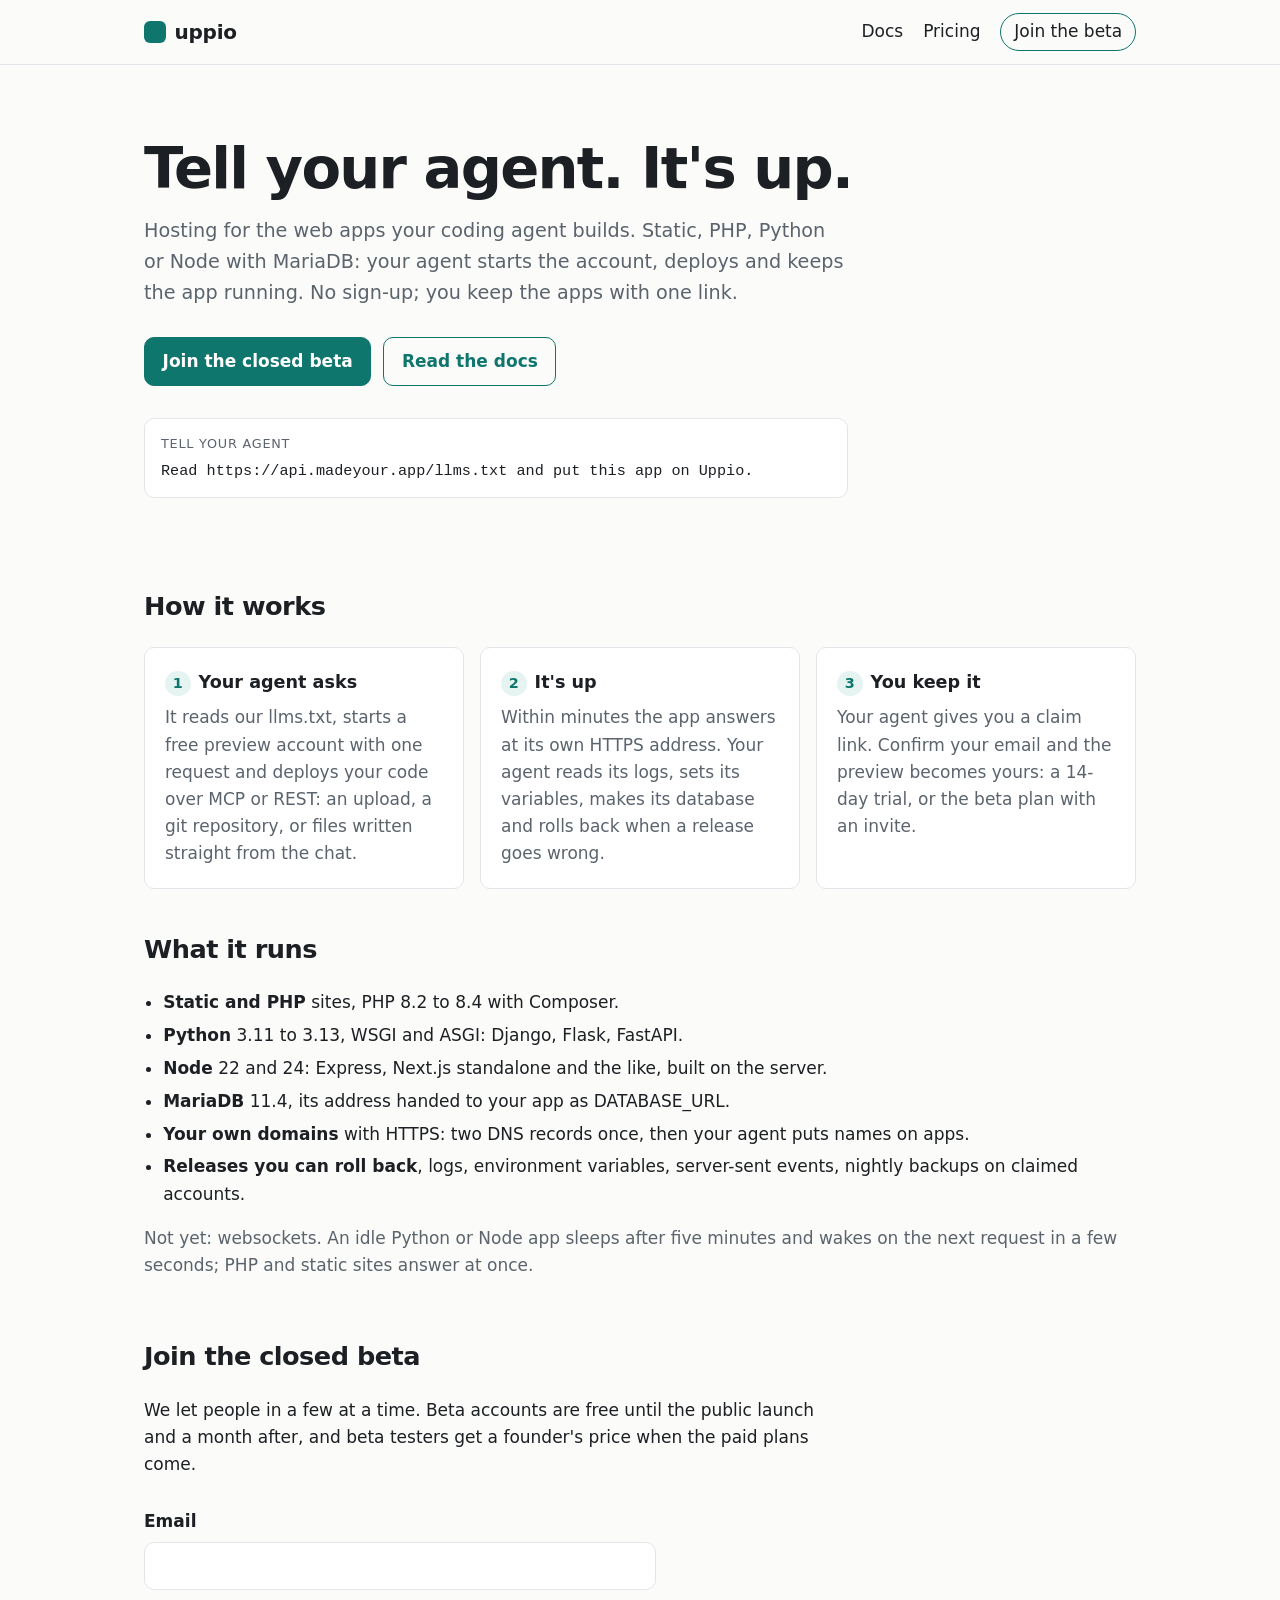
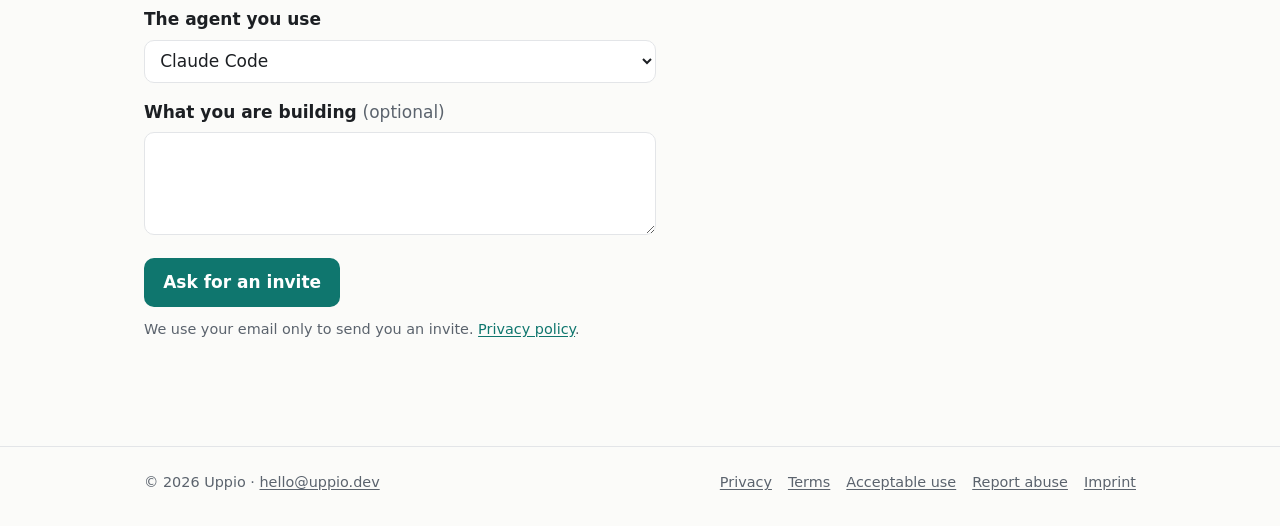
<file: index.html>
<!doctype html><html lang=en><head><meta charset=utf-8><meta name=viewport content="width=device-width,initial-scale=1"><meta http-equiv=Content-Security-Policy content="default-src 'self'; script-src 'self'; style-src 'self'; img-src 'self' data:; connect-src https://api.madeyour.app; base-uri 'none'; form-action 'none'"><meta name=referrer content="strict-origin-when-cross-origin"><meta name=color-scheme content="light dark"><title>Uppio · Tell your agent. It's up.</title><meta name=description content="Hosting for the web apps your coding agent builds: static, PHP, Python or Node with MariaDB. Your agent starts the account and deploys; you keep the apps with one link."><link rel=canonical href=https://uppio.dev/><link rel=icon href=/favicon.svg type=image/svg+xml><link rel=stylesheet href=/css/site.min.52c2d0c8ef8665c7912ec7560f47aa09ff119398e02cc846e52201e18c8df2d7.css integrity="sha256-UsLQyO+GZceRLsdWD0eqCf8Rk5jgLMhG5SIB4YyN8tc="><meta name=generator content="Hugo 0.168.0"></head><body><a class=skip href=#main>Skip to content</a><header class=site-header><div class="wrap header-row"><a class=wordmark href=/ aria-label="Uppio home"><span class=mark aria-hidden=true></span>uppio</a><nav aria-label=Main><a href=/docs/>Docs</a>
<a href=/pricing/>Pricing</a>
<a class=nav-cta href=/#beta>Join the beta</a></nav></div></header><main id=main><section class=hero><div class=wrap><h1>Tell your agent. It's up.</h1><p class=lead>Hosting for the web apps your coding agent builds. Static, PHP, Python or Node with MariaDB: your agent starts the account, deploys and keeps the app running. No sign-up; you keep the apps with one link.</p><p class=actions><a class=button href=#beta>Join the closed beta</a>
<a class="button secondary" href=/docs/>Read the docs</a></p><div class=prompt aria-label="What to tell your agent"><span class=prompt-label>Tell your agent</span>
<code>Read https://api.madeyour.app/llms.txt and put this app on Uppio.</code></div></div></section><section class="wrap block" aria-labelledby=how><h2 id=how>How it works</h2><ol class=cards><li><h3>Your agent asks</h3><p>It reads our llms.txt, starts a free preview account with one request and deploys your code over MCP or REST: an upload, a git repository, or files written straight from the chat.</p></li><li><h3>It's up</h3><p>Within minutes the app answers at its own HTTPS address. Your agent reads its logs, sets its variables, makes its database and rolls back when a release goes wrong.</p></li><li><h3>You keep it</h3><p>Your agent gives you a claim link. Confirm your email and the preview becomes yours: a 14-day trial, or the beta plan with an invite.</p></li></ol></section><section class="wrap block" aria-labelledby=runs><h2 id=runs>What it runs</h2><ul class=facts><li><strong>Static and PHP</strong> sites, PHP 8.2 to 8.4 with Composer.</li><li><strong>Python</strong> 3.11 to 3.13, WSGI and ASGI: Django, Flask, FastAPI.</li><li><strong>Node</strong> 22 and 24: Express, Next.js standalone and the like, built on the server.</li><li><strong>MariaDB</strong> 11.4, its address handed to your app as DATABASE_URL.</li><li><strong>Your own domains</strong> with HTTPS: two DNS records once, then your agent puts names on apps.</li><li><strong>Releases you can roll back</strong>, logs, environment variables, server-sent events, nightly backups on claimed accounts.</li></ul><p class=note>Not yet: websockets. An idle Python or Node app sleeps after five minutes and wakes on the next request in a few seconds; PHP and static sites answer at once.</p></section><section class="wrap block beta" id=beta aria-labelledby=beta-title><h2 id=beta-title>Join the closed beta</h2><p>We let people in a few at a time. Beta accounts are free until the public launch and a month after, and beta testers get a founder's price when the paid plans come.</p><form class=beta-form id=beta-form data-api=https://api.madeyour.app novalidate><label for=beta-email>Email</label>
<input id=beta-email name=email type=email autocomplete=email maxlength=320 required>
<label for=beta-agent>The agent you use</label>
<select id=beta-agent name=agent required><option value=claude-code>Claude Code</option><option value=cursor>Cursor</option><option value=codex>Codex</option><option value=other>Another agent</option></select>
<label for=beta-building>What you are building <span class=optional>(optional)</span></label>
<textarea id=beta-building name=building rows=3 maxlength=1000></textarea><div class=trap aria-hidden=true><label for=beta-website>Website</label>
<input id=beta-website name=website type=text tabindex=-1 autocomplete=off></div><button type=submit>Ask for an invite</button><p class=form-note>We use your email only to send you an invite. <a href=/legal/privacy/>Privacy policy</a>.</p><p class=form-status role=status aria-live=polite></p></form><script src=/js/beta.min.5aa3500cb3317c2e31a335d0ca73ac35b2916e7ebb7e78d507f09be51d68f28d.js integrity="sha256-WqNQDLMxfC4xozXQynOsNbKRbn67fnjVB/Cb5R1o8o0=" defer></script></section></main><footer class=site-footer><div class="wrap footer-row"><p>© 2026 Uppio · <a href=mailto:hello@uppio.dev>hello@uppio.dev</a></p><nav aria-label=Legal><a href=/legal/privacy/>Privacy</a>
<a href=/legal/terms/>Terms</a>
<a href=/legal/acceptable-use/>Acceptable use</a>
<a href=/legal/notices/>Report abuse</a>
<a href=/legal/imprint/>Imprint</a></nav></div></footer></body></html>
</file>
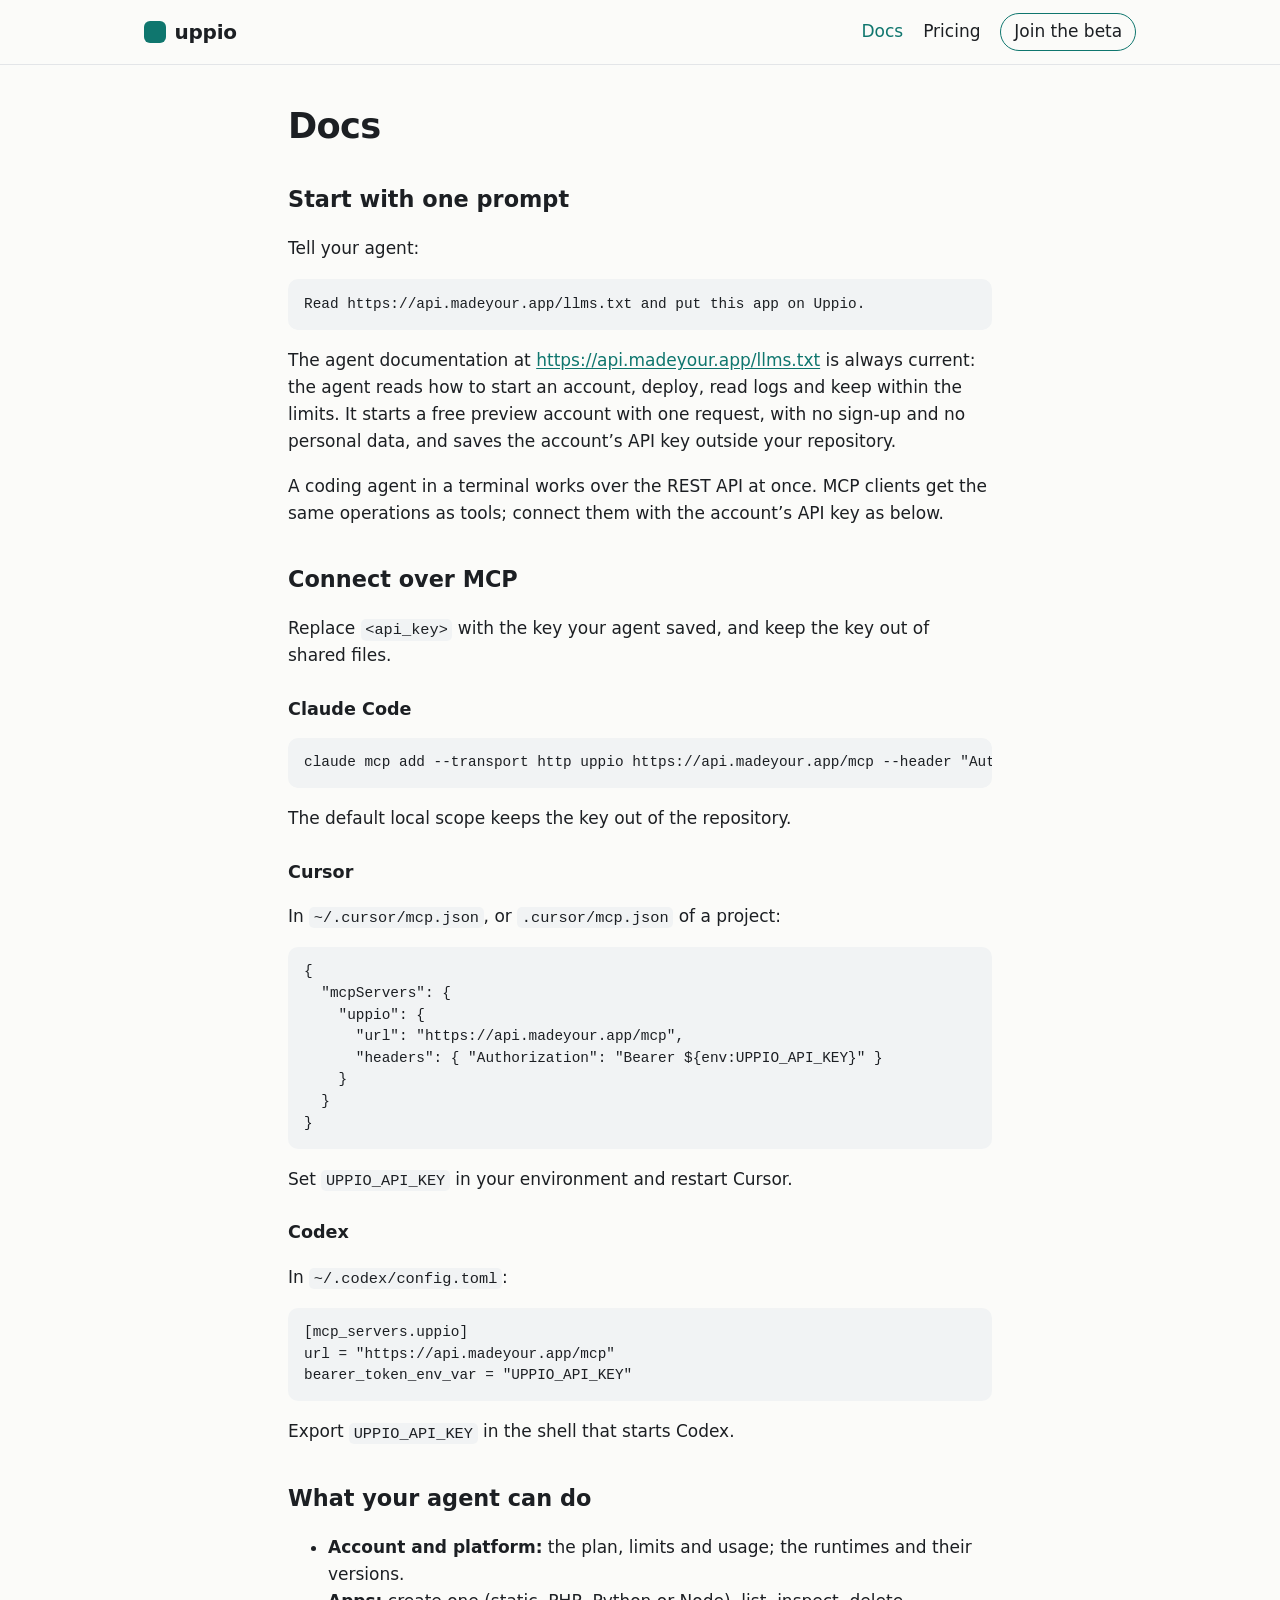
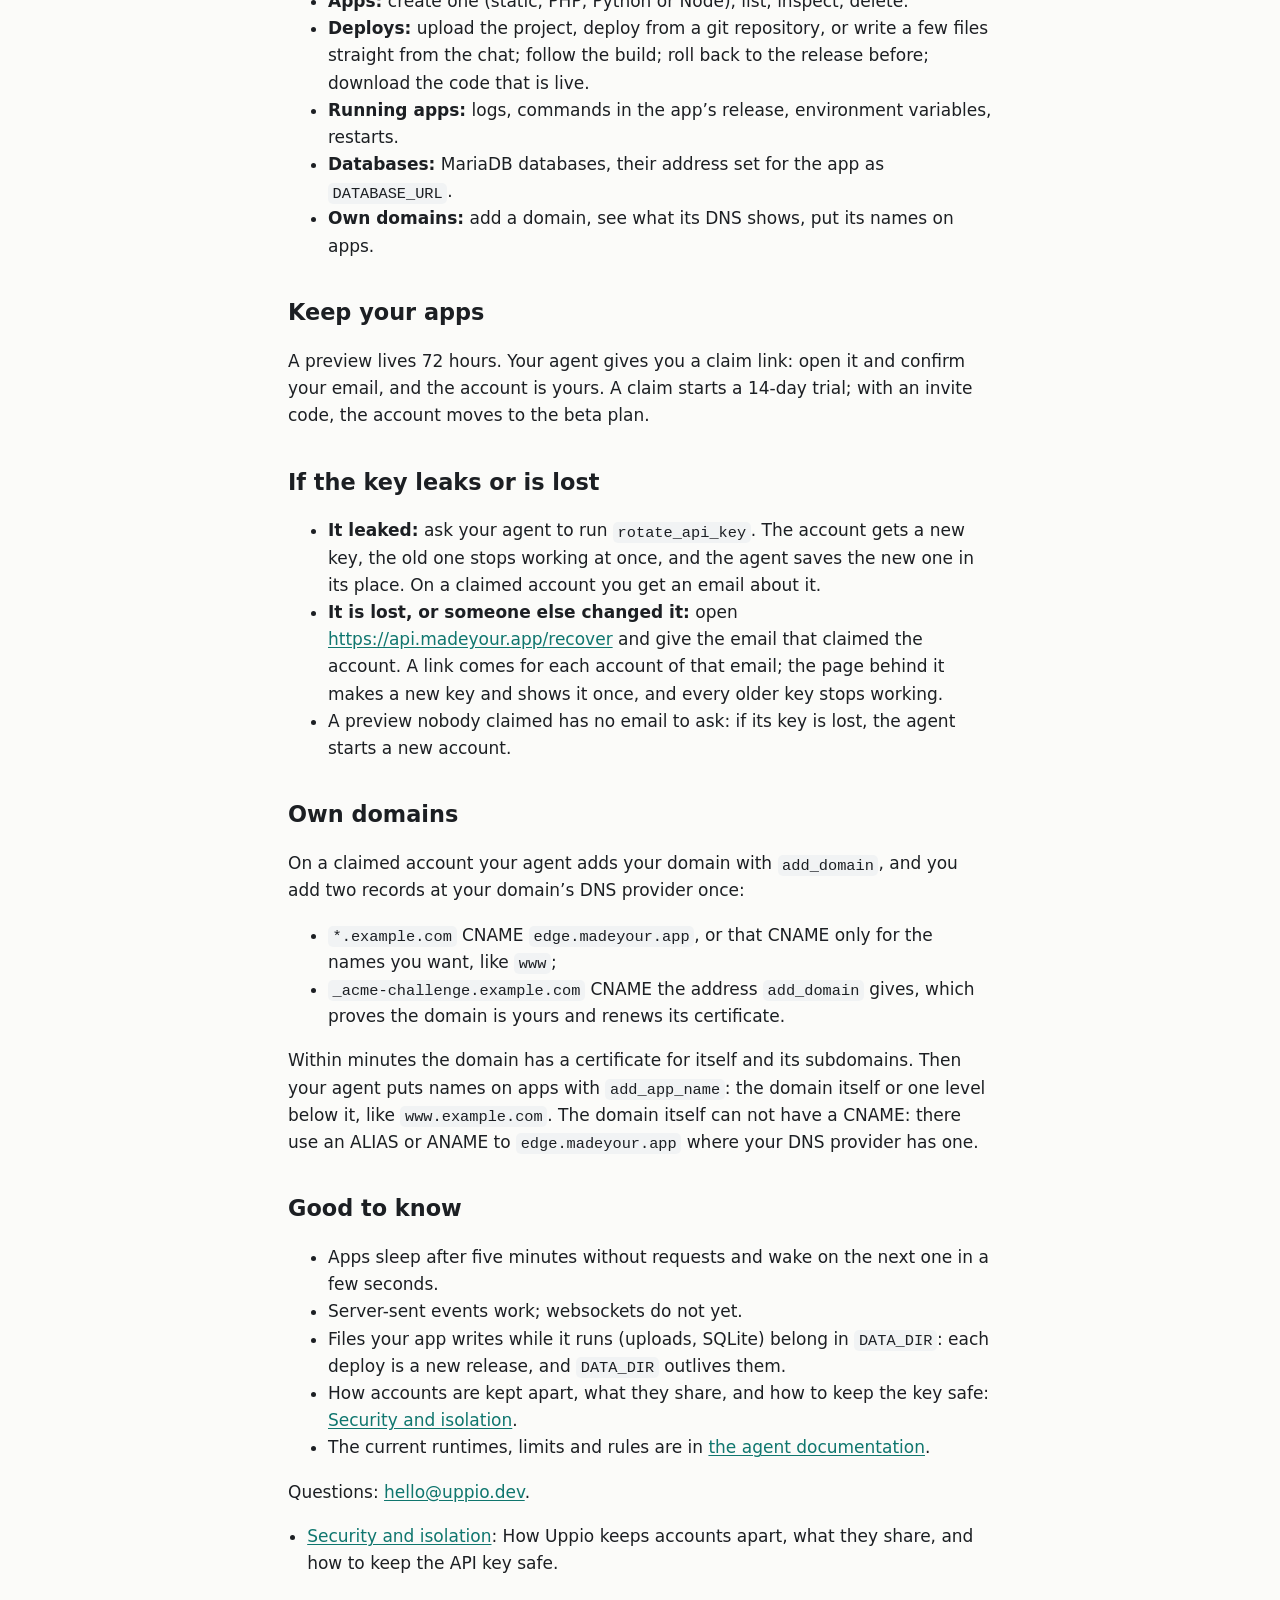
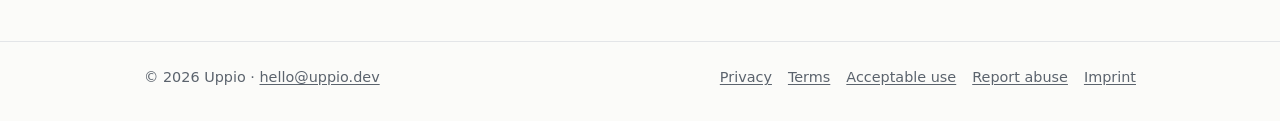
<file: docs/index.html>
<!doctype html><html lang=en><head><meta charset=utf-8><meta name=viewport content="width=device-width,initial-scale=1"><meta http-equiv=Content-Security-Policy content="default-src 'self'; script-src 'self'; style-src 'self'; img-src 'self' data:; connect-src https://api.madeyour.app; base-uri 'none'; form-action 'none'"><meta name=referrer content="strict-origin-when-cross-origin"><meta name=color-scheme content="light dark"><title>Docs · Uppio</title><meta name=description content="How a coding agent puts your app on Uppio, and how to connect it over MCP."><link rel=canonical href=https://uppio.dev/docs/><link rel=icon href=/favicon.svg type=image/svg+xml><link rel=stylesheet href=/css/site.min.52c2d0c8ef8665c7912ec7560f47aa09ff119398e02cc846e52201e18c8df2d7.css integrity="sha256-UsLQyO+GZceRLsdWD0eqCf8Rk5jgLMhG5SIB4YyN8tc="></head><body><a class=skip href=#main>Skip to content</a><header class=site-header><div class="wrap header-row"><a class=wordmark href=/ aria-label="Uppio home"><span class=mark aria-hidden=true></span>uppio</a><nav aria-label=Main><a href=/docs/ aria-current=page>Docs</a>
<a href=/pricing/>Pricing</a>
<a class=nav-cta href=/#beta>Join the beta</a></nav></div></header><main id=main><article class="wrap prose"><h1>Docs</h1><h2 id=start-with-one-prompt>Start with one prompt</h2><p>Tell your agent:</p><div class=highlight><pre tabindex=0 style=color:#f8f8f2;background-color:#272822;-moz-tab-size:4;-o-tab-size:4;tab-size:4;-webkit-text-size-adjust:none><code class=language-text data-lang=text><span style=display:flex><span>Read https://api.madeyour.app/llms.txt and put this app on Uppio.
</span></span></code></pre></div><p>The agent documentation at <a href=https://api.madeyour.app/llms.txt>https://api.madeyour.app/llms.txt</a> is always current: the agent reads how to start an account, deploy, read logs and keep within the limits. It starts a free preview account with one request, with no sign-up and no personal data, and saves the account&rsquo;s API key outside your repository.</p><p>A coding agent in a terminal works over the REST API at once. MCP clients get the same operations as tools; connect them with the account&rsquo;s API key as below.</p><h2 id=connect-over-mcp>Connect over MCP</h2><p>Replace <code>&lt;api_key></code> with the key your agent saved, and keep the key out of shared files.</p><h3 id=claude-code>Claude Code</h3><div class=highlight><pre tabindex=0 style=color:#f8f8f2;background-color:#272822;-moz-tab-size:4;-o-tab-size:4;tab-size:4;-webkit-text-size-adjust:none><code class=language-bash data-lang=bash><span style=display:flex><span>claude mcp add --transport http uppio https://api.madeyour.app/mcp --header <span style=color:#e6db74>&#34;Authorization: Bearer &lt;api_key&gt;&#34;</span>
</span></span></code></pre></div><p>The default local scope keeps the key out of the repository.</p><h3 id=cursor>Cursor</h3><p>In <code>~/.cursor/mcp.json</code>, or <code>.cursor/mcp.json</code> of a project:</p><div class=highlight><pre tabindex=0 style=color:#f8f8f2;background-color:#272822;-moz-tab-size:4;-o-tab-size:4;tab-size:4;-webkit-text-size-adjust:none><code class=language-json data-lang=json><span style=display:flex><span>{
</span></span><span style=display:flex><span>  <span style=color:#f92672>&#34;mcpServers&#34;</span>: {
</span></span><span style=display:flex><span>    <span style=color:#f92672>&#34;uppio&#34;</span>: {
</span></span><span style=display:flex><span>      <span style=color:#f92672>&#34;url&#34;</span>: <span style=color:#e6db74>&#34;https://api.madeyour.app/mcp&#34;</span>,
</span></span><span style=display:flex><span>      <span style=color:#f92672>&#34;headers&#34;</span>: { <span style=color:#f92672>&#34;Authorization&#34;</span>: <span style=color:#e6db74>&#34;Bearer ${env:UPPIO_API_KEY}&#34;</span> }
</span></span><span style=display:flex><span>    }
</span></span><span style=display:flex><span>  }
</span></span><span style=display:flex><span>}
</span></span></code></pre></div><p>Set <code>UPPIO_API_KEY</code> in your environment and restart Cursor.</p><h3 id=codex>Codex</h3><p>In <code>~/.codex/config.toml</code>:</p><div class=highlight><pre tabindex=0 style=color:#f8f8f2;background-color:#272822;-moz-tab-size:4;-o-tab-size:4;tab-size:4;-webkit-text-size-adjust:none><code class=language-toml data-lang=toml><span style=display:flex><span>[<span style=color:#a6e22e>mcp_servers</span>.<span style=color:#a6e22e>uppio</span>]
</span></span><span style=display:flex><span><span style=color:#a6e22e>url</span> = <span style=color:#e6db74>&#34;https://api.madeyour.app/mcp&#34;</span>
</span></span><span style=display:flex><span><span style=color:#a6e22e>bearer_token_env_var</span> = <span style=color:#e6db74>&#34;UPPIO_API_KEY&#34;</span>
</span></span></code></pre></div><p>Export <code>UPPIO_API_KEY</code> in the shell that starts Codex.</p><h2 id=what-your-agent-can-do>What your agent can do</h2><ul><li><strong>Account and platform:</strong> the plan, limits and usage; the runtimes and their versions.</li><li><strong>Apps:</strong> create one (static, PHP, Python or Node), list, inspect, delete.</li><li><strong>Deploys:</strong> upload the project, deploy from a git repository, or write a few files straight from the chat; follow the build; roll back to the release before; download the code that is live.</li><li><strong>Running apps:</strong> logs, commands in the app&rsquo;s release, environment variables, restarts.</li><li><strong>Databases:</strong> MariaDB databases, their address set for the app as <code>DATABASE_URL</code>.</li><li><strong>Own domains:</strong> add a domain, see what its DNS shows, put its names on apps.</li></ul><h2 id=keep-your-apps>Keep your apps</h2><p>A preview lives 72 hours. Your agent gives you a claim link: open it and confirm your email, and the account is yours. A claim starts a 14-day trial; with an invite code, the account moves to the beta plan.</p><h2 id=if-the-key-leaks-or-is-lost>If the key leaks or is lost</h2><ul><li><strong>It leaked:</strong> ask your agent to run <code>rotate_api_key</code>. The account gets a new key, the old one stops working at once, and the agent saves the new one in its place. On a claimed account you get an email about it.</li><li><strong>It is lost, or someone else changed it:</strong> open <a href=https://api.madeyour.app/recover>https://api.madeyour.app/recover</a> and give the email that claimed the account. A link comes for each account of that email; the page behind it makes a new key and shows it once, and every older key stops working.</li><li>A preview nobody claimed has no email to ask: if its key is lost, the agent starts a new account.</li></ul><h2 id=own-domains>Own domains</h2><p>On a claimed account your agent adds your domain with <code>add_domain</code>, and you add two records at your domain&rsquo;s DNS provider once:</p><ul><li><code>*.example.com</code> CNAME <code>edge.madeyour.app</code>, or that CNAME only for the names you want, like <code>www</code>;</li><li><code>_acme-challenge.example.com</code> CNAME the address <code>add_domain</code> gives, which proves the domain is yours and renews its certificate.</li></ul><p>Within minutes the domain has a certificate for itself and its subdomains. Then your agent puts names on apps with <code>add_app_name</code>: the domain itself or one level below it, like <code>www.example.com</code>. The domain itself can not have a CNAME: there use an ALIAS or ANAME to <code>edge.madeyour.app</code> where your DNS provider has one.</p><h2 id=good-to-know>Good to know</h2><ul><li>Apps sleep after five minutes without requests and wake on the next one in a few seconds.</li><li>Server-sent events work; websockets do not yet.</li><li>Files your app writes while it runs (uploads, SQLite) belong in <code>DATA_DIR</code>: each deploy is a new release, and <code>DATA_DIR</code> outlives them.</li><li>How accounts are kept apart, what they share, and how to keep the key safe: <a href=security/>Security and isolation</a>.</li><li>The current runtimes, limits and rules are in <a href=https://api.madeyour.app/llms.txt>the agent documentation</a>.</li></ul><p>Questions: <a href=mailto:hello@uppio.dev>hello@uppio.dev</a>.</p><ul class=page-list><li><a href=/docs/security/>Security and isolation</a>: How Uppio keeps accounts apart, what they share, and how to keep the API key safe.</li></ul></article></main><footer class=site-footer><div class="wrap footer-row"><p>© 2026 Uppio · <a href=mailto:hello@uppio.dev>hello@uppio.dev</a></p><nav aria-label=Legal><a href=/legal/privacy/>Privacy</a>
<a href=/legal/terms/>Terms</a>
<a href=/legal/acceptable-use/>Acceptable use</a>
<a href=/legal/notices/>Report abuse</a>
<a href=/legal/imprint/>Imprint</a></nav></div></footer></body></html>
</file>
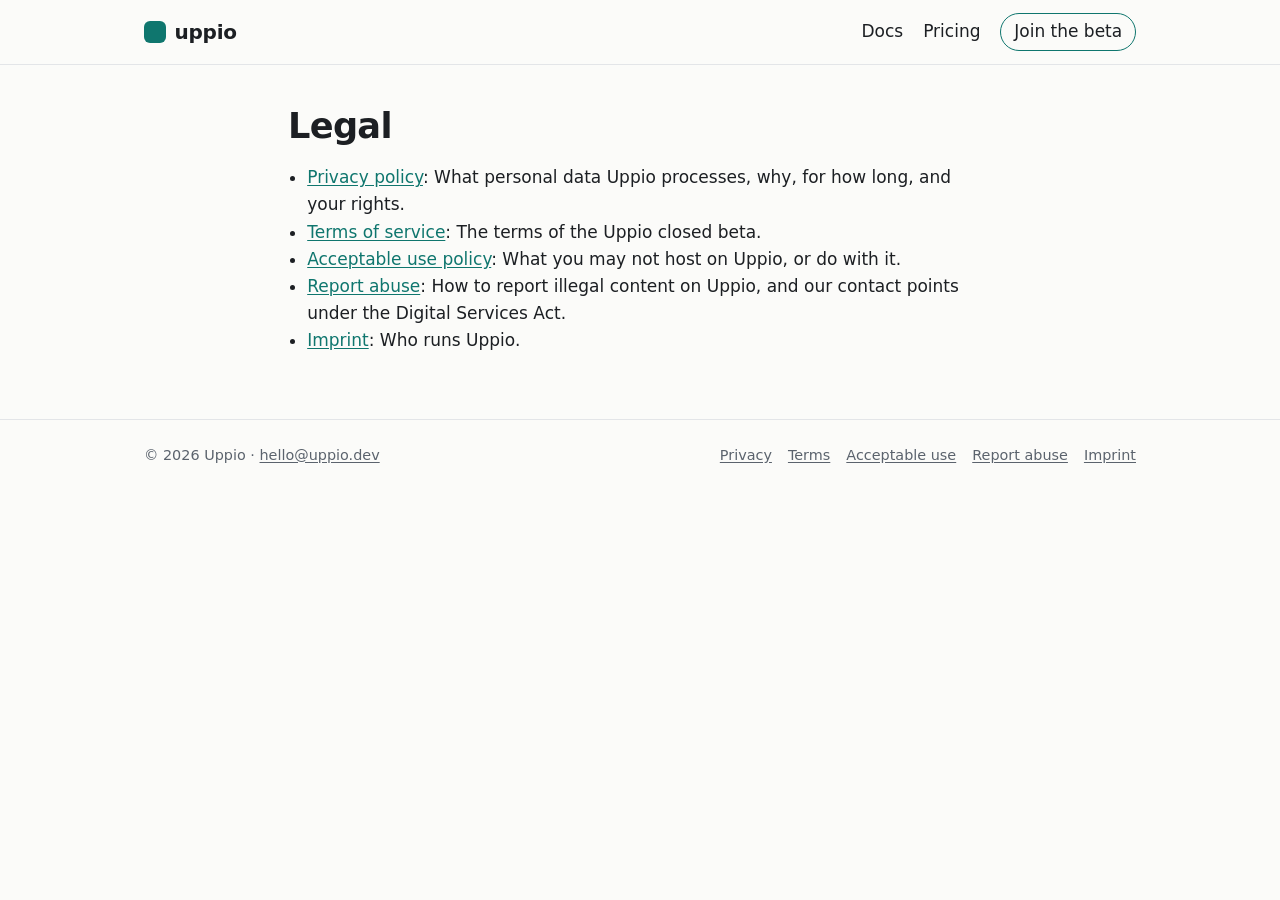
<file: legal/index.html>
<!doctype html><html lang=en><head><meta charset=utf-8><meta name=viewport content="width=device-width,initial-scale=1"><meta http-equiv=Content-Security-Policy content="default-src 'self'; script-src 'self'; style-src 'self'; img-src 'self' data:; connect-src https://api.madeyour.app; base-uri 'none'; form-action 'none'"><meta name=referrer content="strict-origin-when-cross-origin"><meta name=color-scheme content="light dark"><title>Legal · Uppio</title><meta name=description content="The terms of Uppio, how it handles personal data, and how to report abuse."><link rel=canonical href=https://uppio.dev/legal/><link rel=icon href=/favicon.svg type=image/svg+xml><link rel=stylesheet href=/css/site.min.52c2d0c8ef8665c7912ec7560f47aa09ff119398e02cc846e52201e18c8df2d7.css integrity="sha256-UsLQyO+GZceRLsdWD0eqCf8Rk5jgLMhG5SIB4YyN8tc="></head><body><a class=skip href=#main>Skip to content</a><header class=site-header><div class="wrap header-row"><a class=wordmark href=/ aria-label="Uppio home"><span class=mark aria-hidden=true></span>uppio</a><nav aria-label=Main><a href=/docs/>Docs</a>
<a href=/pricing/>Pricing</a>
<a class=nav-cta href=/#beta>Join the beta</a></nav></div></header><main id=main><article class="wrap prose"><h1>Legal</h1><ul class=page-list><li><a href=/legal/privacy/>Privacy policy</a>: What personal data Uppio processes, why, for how long, and your rights.</li><li><a href=/legal/terms/>Terms of service</a>: The terms of the Uppio closed beta.</li><li><a href=/legal/acceptable-use/>Acceptable use policy</a>: What you may not host on Uppio, or do with it.</li><li><a href=/legal/notices/>Report abuse</a>: How to report illegal content on Uppio, and our contact points under the Digital Services Act.</li><li><a href=/legal/imprint/>Imprint</a>: Who runs Uppio.</li></ul></article></main><footer class=site-footer><div class="wrap footer-row"><p>© 2026 Uppio · <a href=mailto:hello@uppio.dev>hello@uppio.dev</a></p><nav aria-label=Legal><a href=/legal/privacy/>Privacy</a>
<a href=/legal/terms/>Terms</a>
<a href=/legal/acceptable-use/>Acceptable use</a>
<a href=/legal/notices/>Report abuse</a>
<a href=/legal/imprint/>Imprint</a></nav></div></footer></body></html>
</file>
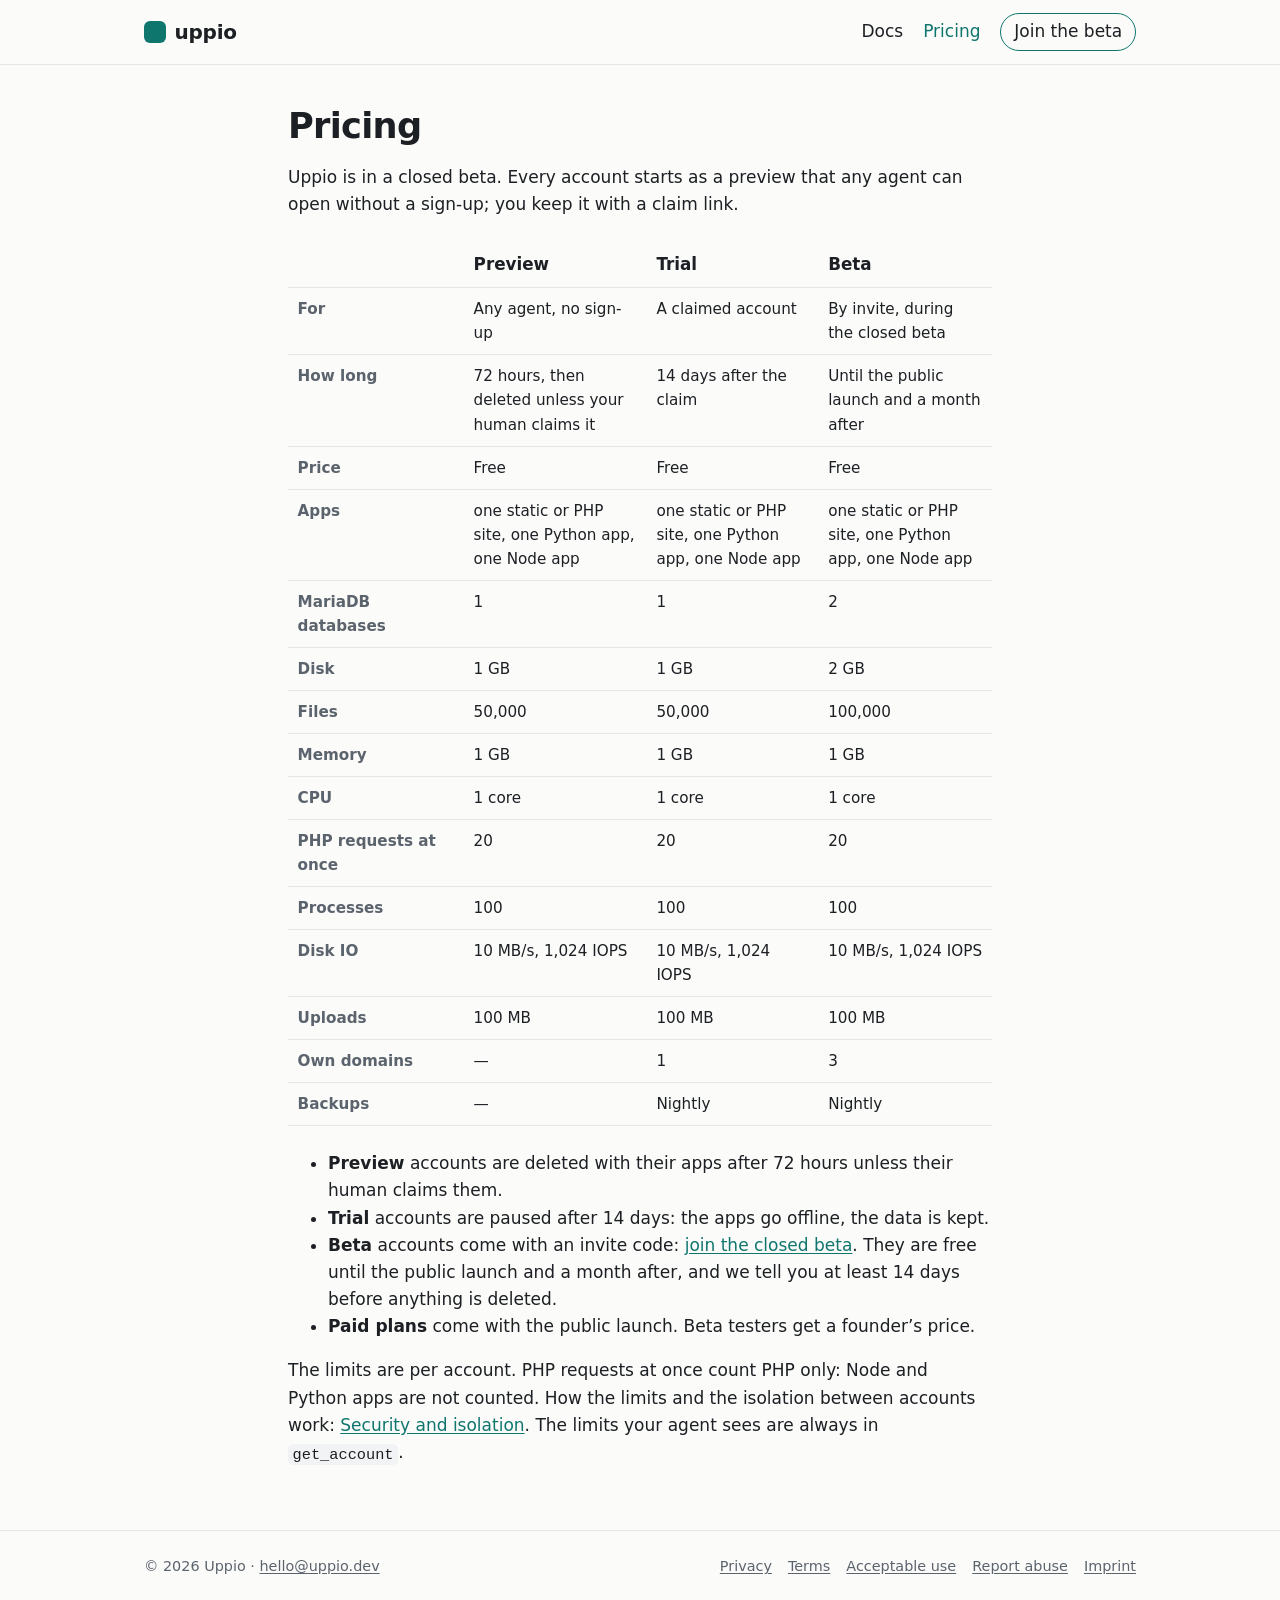
<file: pricing/index.html>
<!doctype html><html lang=en><head><meta charset=utf-8><meta name=viewport content="width=device-width,initial-scale=1"><meta http-equiv=Content-Security-Policy content="default-src 'self'; script-src 'self'; style-src 'self'; img-src 'self' data:; connect-src https://api.madeyour.app; base-uri 'none'; form-action 'none'"><meta name=referrer content="strict-origin-when-cross-origin"><meta name=color-scheme content="light dark"><title>Pricing · Uppio</title><meta name=description content="Preview, trial and beta plans of Uppio."><link rel=canonical href=https://uppio.dev/pricing/><link rel=icon href=/favicon.svg type=image/svg+xml><link rel=stylesheet href=/css/site.min.52c2d0c8ef8665c7912ec7560f47aa09ff119398e02cc846e52201e18c8df2d7.css integrity="sha256-UsLQyO+GZceRLsdWD0eqCf8Rk5jgLMhG5SIB4YyN8tc="></head><body><a class=skip href=#main>Skip to content</a><header class=site-header><div class="wrap header-row"><a class=wordmark href=/ aria-label="Uppio home"><span class=mark aria-hidden=true></span>uppio</a><nav aria-label=Main><a href=/docs/>Docs</a>
<a href=/pricing/ aria-current=page>Pricing</a>
<a class=nav-cta href=/#beta>Join the beta</a></nav></div></header><main id=main><article class="wrap prose"><h1>Pricing</h1><p>Uppio is in a closed beta. Every account starts as a preview that any agent can open without a sign-up; you keep it with a claim link.</p><div class=table-wrap><table class=plans><thead><tr><th scope=col></th><th scope=col>Preview</th><th scope=col>Trial</th><th scope=col>Beta</th></tr></thead><tbody><tr><th scope=row>For</th><td>Any agent, no sign-up</td><td>A claimed account</td><td>By invite, during the closed beta</td></tr><tr><th scope=row>How long</th><td>72 hours, then deleted unless your human claims it</td><td>14 days after the claim</td><td>Until the public launch and a month after</td></tr><tr><th scope=row>Price</th><td>Free</td><td>Free</td><td>Free</td></tr><tr><th scope=row>Apps</th><td>one static or PHP site, one Python app, one Node app</td><td>one static or PHP site, one Python app, one Node app</td><td>one static or PHP site, one Python app, one Node app</td></tr><tr><th scope=row>MariaDB databases</th><td>1</td><td>1</td><td>2</td></tr><tr><th scope=row>Disk</th><td>1 GB</td><td>1 GB</td><td>2 GB</td></tr><tr><th scope=row>Files</th><td>50,000</td><td>50,000</td><td>100,000</td></tr><tr><th scope=row>Memory</th><td>1 GB</td><td>1 GB</td><td>1 GB</td></tr><tr><th scope=row>CPU</th><td>1 core</td><td>1 core</td><td>1 core</td></tr><tr><th scope=row>PHP requests at once</th><td>20</td><td>20</td><td>20</td></tr><tr><th scope=row>Processes</th><td>100</td><td>100</td><td>100</td></tr><tr><th scope=row>Disk IO</th><td>10 MB/s, 1,024 IOPS</td><td>10 MB/s, 1,024 IOPS</td><td>10 MB/s, 1,024 IOPS</td></tr><tr><th scope=row>Uploads</th><td>100 MB</td><td>100 MB</td><td>100 MB</td></tr><tr><th scope=row>Own domains</th><td>—</td><td>1</td><td>3</td></tr><tr><th scope=row>Backups</th><td>—</td><td>Nightly</td><td>Nightly</td></tr></tbody></table></div><ul><li><strong>Preview</strong> accounts are deleted with their apps after 72 hours unless their human claims them.</li><li><strong>Trial</strong> accounts are paused after 14 days: the apps go offline, the data is kept.</li><li><strong>Beta</strong> accounts come with an invite code: <a href=/#beta>join the closed beta</a>. They are free until the public launch and a month after, and we tell you at least 14 days before anything is deleted.</li><li><strong>Paid plans</strong> come with the public launch. Beta testers get a founder&rsquo;s price.</li></ul><p>The limits are per account. PHP requests at once count PHP only: Node and Python apps are not counted. How the limits and the isolation between accounts work: <a href=/docs/security/>Security and isolation</a>. The limits your agent sees are always in <code>get_account</code>.</p></article></main><footer class=site-footer><div class="wrap footer-row"><p>© 2026 Uppio · <a href=mailto:hello@uppio.dev>hello@uppio.dev</a></p><nav aria-label=Legal><a href=/legal/privacy/>Privacy</a>
<a href=/legal/terms/>Terms</a>
<a href=/legal/acceptable-use/>Acceptable use</a>
<a href=/legal/notices/>Report abuse</a>
<a href=/legal/imprint/>Imprint</a></nav></div></footer></body></html>
</file>
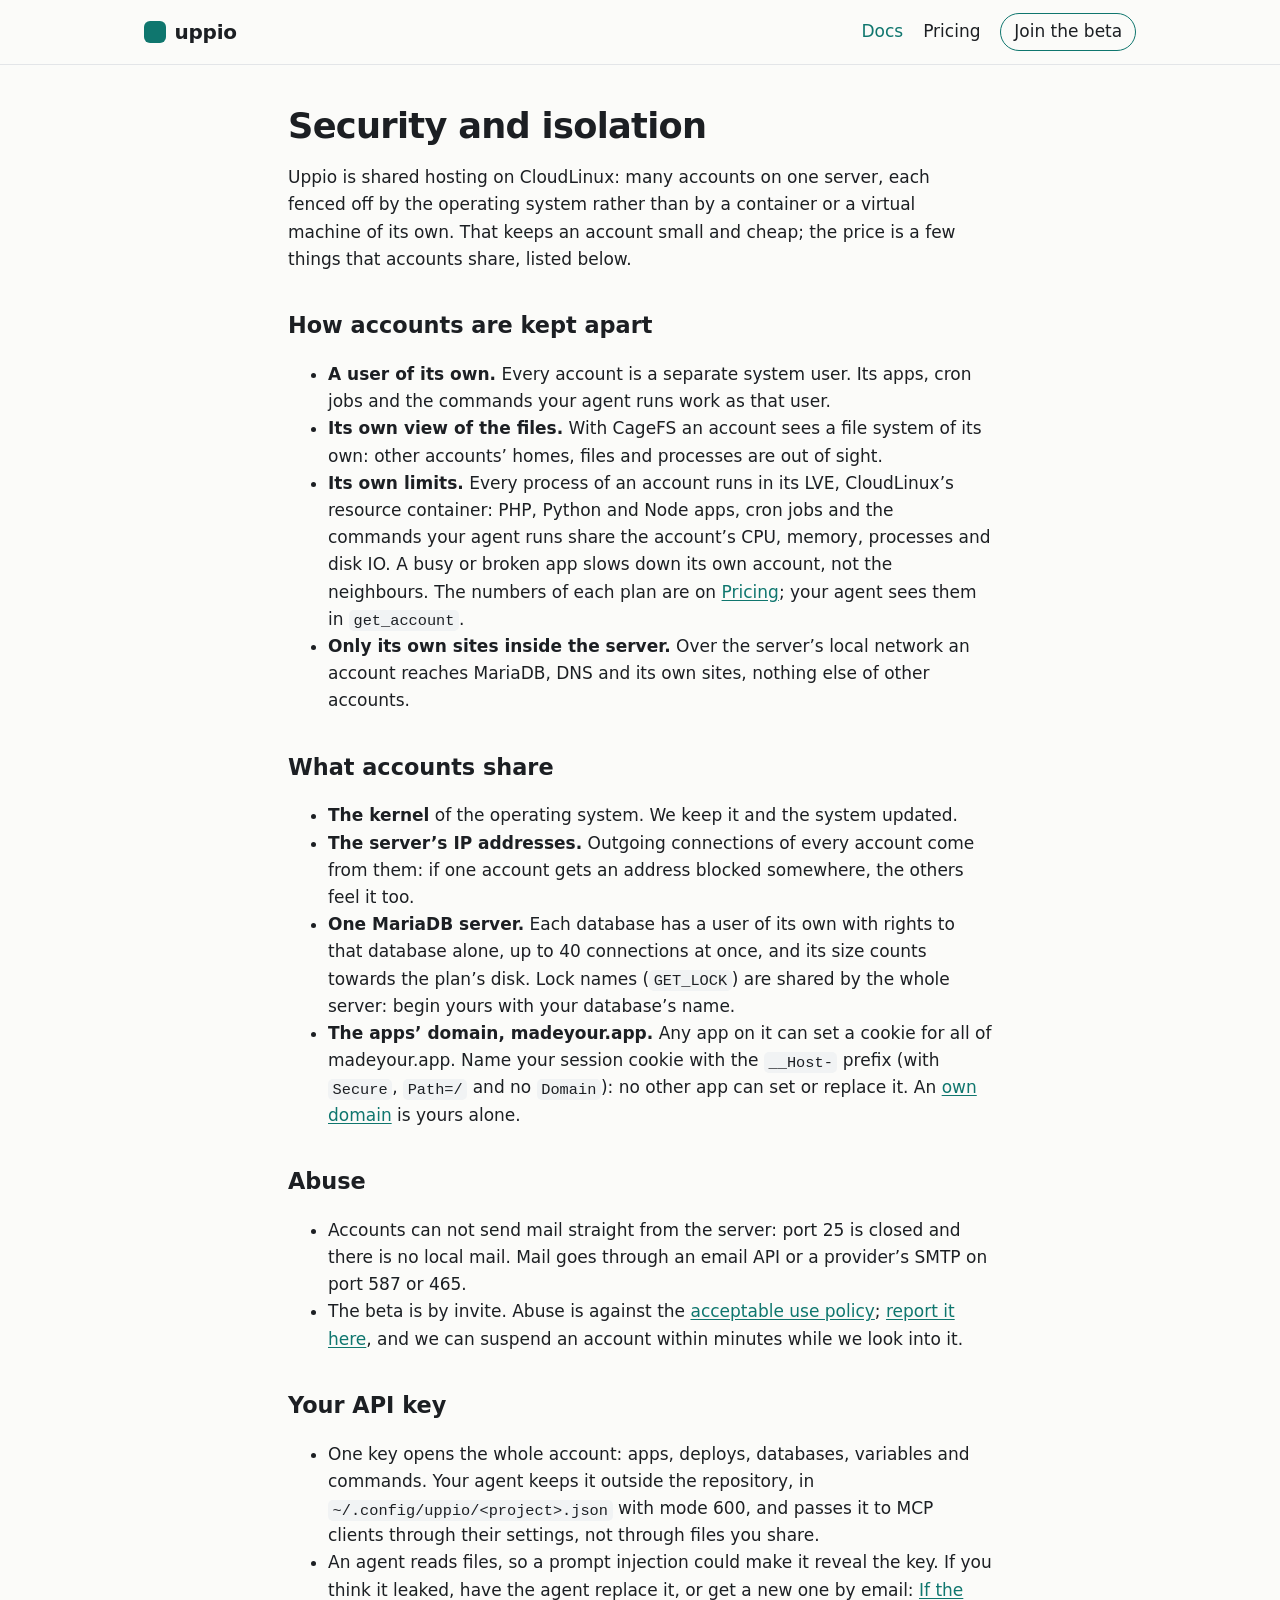
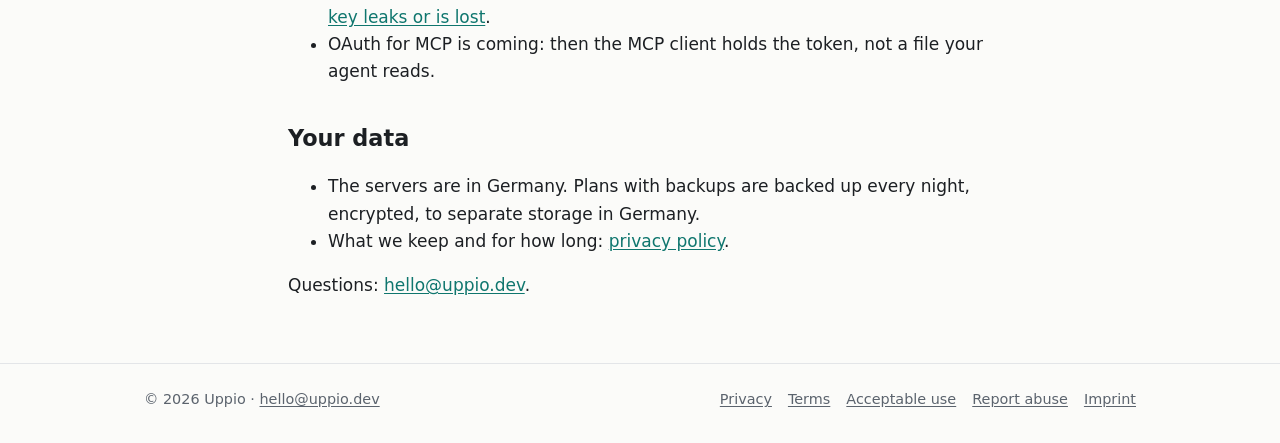
<file: docs/security/index.html>
<!doctype html><html lang=en><head><meta charset=utf-8><meta name=viewport content="width=device-width,initial-scale=1"><meta http-equiv=Content-Security-Policy content="default-src 'self'; script-src 'self'; style-src 'self'; img-src 'self' data:; connect-src https://api.madeyour.app; base-uri 'none'; form-action 'none'"><meta name=referrer content="strict-origin-when-cross-origin"><meta name=color-scheme content="light dark"><title>Security and isolation · Uppio</title><meta name=description content="How Uppio keeps accounts apart, what they share, and how to keep the API key safe."><link rel=canonical href=https://uppio.dev/docs/security/><link rel=icon href=/favicon.svg type=image/svg+xml><link rel=stylesheet href=/css/site.min.52c2d0c8ef8665c7912ec7560f47aa09ff119398e02cc846e52201e18c8df2d7.css integrity="sha256-UsLQyO+GZceRLsdWD0eqCf8Rk5jgLMhG5SIB4YyN8tc="></head><body><a class=skip href=#main>Skip to content</a><header class=site-header><div class="wrap header-row"><a class=wordmark href=/ aria-label="Uppio home"><span class=mark aria-hidden=true></span>uppio</a><nav aria-label=Main><a href=/docs/ aria-current=page>Docs</a>
<a href=/pricing/>Pricing</a>
<a class=nav-cta href=/#beta>Join the beta</a></nav></div></header><main id=main><article class="wrap prose"><h1>Security and isolation</h1><p>Uppio is shared hosting on CloudLinux: many accounts on one server, each fenced off by the operating system rather than by a container or a virtual machine of its own. That keeps an account small and cheap; the price is a few things that accounts share, listed below.</p><h2 id=how-accounts-are-kept-apart>How accounts are kept apart</h2><ul><li><strong>A user of its own.</strong> Every account is a separate system user. Its apps, cron jobs and the commands your agent runs work as that user.</li><li><strong>Its own view of the files.</strong> With CageFS an account sees a file system of its own: other accounts&rsquo; homes, files and processes are out of sight.</li><li><strong>Its own limits.</strong> Every process of an account runs in its LVE, CloudLinux&rsquo;s resource container: PHP, Python and Node apps, cron jobs and the commands your agent runs share the account&rsquo;s CPU, memory, processes and disk IO. A busy or broken app slows down its own account, not the neighbours. The numbers of each plan are on <a href=/pricing/>Pricing</a>; your agent sees them in <code>get_account</code>.</li><li><strong>Only its own sites inside the server.</strong> Over the server&rsquo;s local network an account reaches MariaDB, DNS and its own sites, nothing else of other accounts.</li></ul><h2 id=what-accounts-share>What accounts share</h2><ul><li><strong>The kernel</strong> of the operating system. We keep it and the system updated.</li><li><strong>The server&rsquo;s IP addresses.</strong> Outgoing connections of every account come from them: if one account gets an address blocked somewhere, the others feel it too.</li><li><strong>One MariaDB server.</strong> Each database has a user of its own with rights to that database alone, up to 40 connections at once, and its size counts towards the plan&rsquo;s disk. Lock names (<code>GET_LOCK</code>) are shared by the whole server: begin yours with your database&rsquo;s name.</li><li><strong>The apps&rsquo; domain, madeyour.app.</strong> Any app on it can set a cookie for all of madeyour.app. Name your session cookie with the <code>__Host-</code> prefix (with <code>Secure</code>, <code>Path=/</code> and no <code>Domain</code>): no other app can set or replace it. An <a href=/docs/#own-domains>own domain</a> is yours alone.</li></ul><h2 id=abuse>Abuse</h2><ul><li>Accounts can not send mail straight from the server: port 25 is closed and there is no local mail. Mail goes through an email API or a provider&rsquo;s SMTP on port 587 or 465.</li><li>The beta is by invite. Abuse is against the <a href=/legal/acceptable-use/>acceptable use policy</a>; <a href=/legal/notices/>report it here</a>, and we can suspend an account within minutes while we look into it.</li></ul><h2 id=your-api-key>Your API key</h2><ul><li>One key opens the whole account: apps, deploys, databases, variables and commands. Your agent keeps it outside the repository, in <code>~/.config/uppio/&lt;project>.json</code> with mode 600, and passes it to MCP clients through their settings, not through files you share.</li><li>An agent reads files, so a prompt injection could make it reveal the key. If you think it leaked, have the agent replace it, or get a new one by email: <a href=/docs/#if-the-key-leaks-or-is-lost>If the key leaks or is lost</a>.</li><li>OAuth for MCP is coming: then the MCP client holds the token, not a file your agent reads.</li></ul><h2 id=your-data>Your data</h2><ul><li>The servers are in Germany. Plans with backups are backed up every night, encrypted, to separate storage in Germany.</li><li>What we keep and for how long: <a href=/legal/privacy/>privacy policy</a>.</li></ul><p>Questions: <a href=mailto:hello@uppio.dev>hello@uppio.dev</a>.</p></article></main><footer class=site-footer><div class="wrap footer-row"><p>© 2026 Uppio · <a href=mailto:hello@uppio.dev>hello@uppio.dev</a></p><nav aria-label=Legal><a href=/legal/privacy/>Privacy</a>
<a href=/legal/terms/>Terms</a>
<a href=/legal/acceptable-use/>Acceptable use</a>
<a href=/legal/notices/>Report abuse</a>
<a href=/legal/imprint/>Imprint</a></nav></div></footer></body></html>
</file>
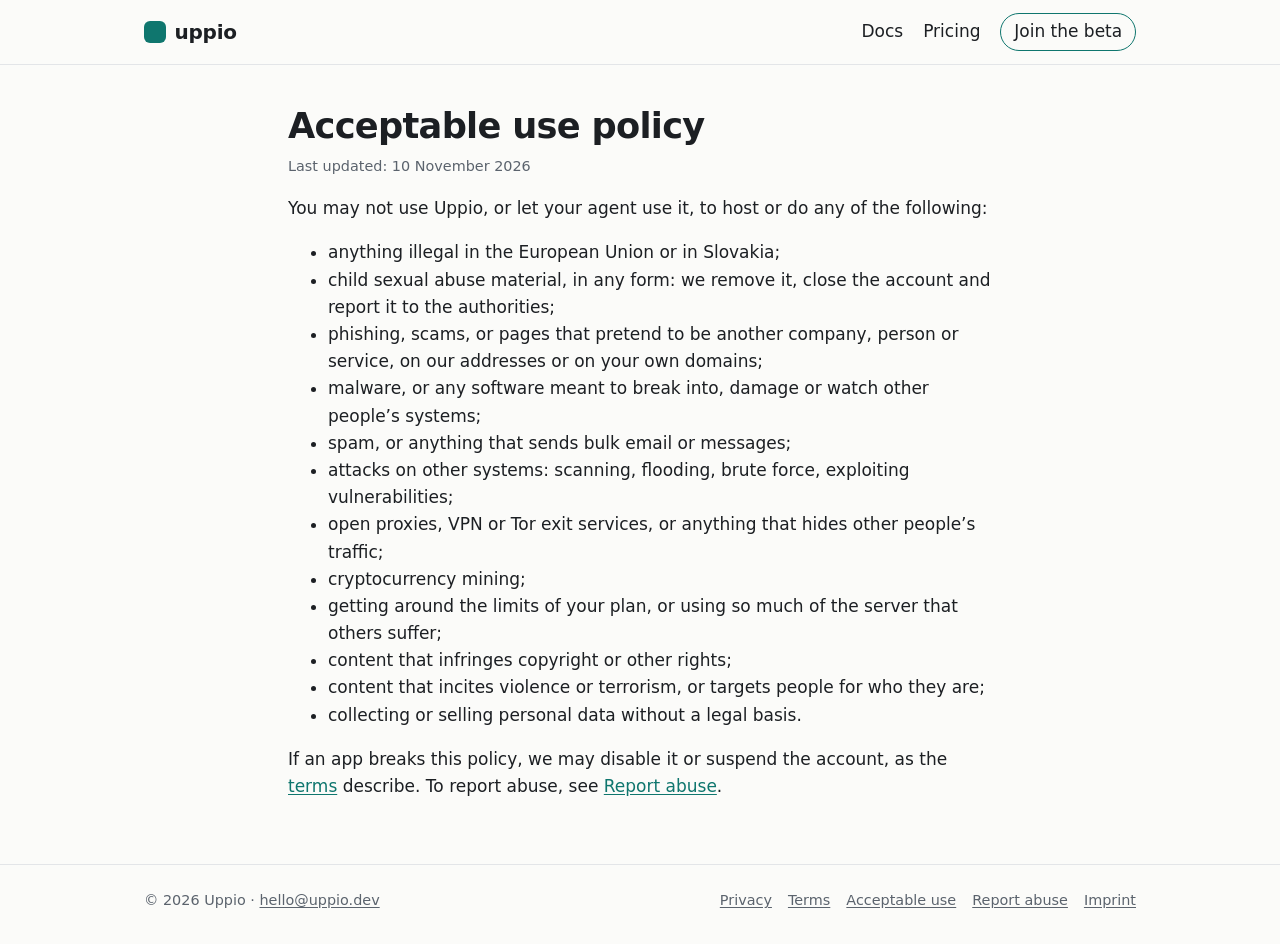
<file: legal/acceptable-use/index.html>
<!doctype html><html lang=en><head><meta charset=utf-8><meta name=viewport content="width=device-width,initial-scale=1"><meta http-equiv=Content-Security-Policy content="default-src 'self'; script-src 'self'; style-src 'self'; img-src 'self' data:; connect-src https://api.madeyour.app; base-uri 'none'; form-action 'none'"><meta name=referrer content="strict-origin-when-cross-origin"><meta name=color-scheme content="light dark"><title>Acceptable use policy · Uppio</title><meta name=description content="What you may not host on Uppio, or do with it."><link rel=canonical href=https://uppio.dev/legal/acceptable-use/><link rel=icon href=/favicon.svg type=image/svg+xml><link rel=stylesheet href=/css/site.min.52c2d0c8ef8665c7912ec7560f47aa09ff119398e02cc846e52201e18c8df2d7.css integrity="sha256-UsLQyO+GZceRLsdWD0eqCf8Rk5jgLMhG5SIB4YyN8tc="></head><body><a class=skip href=#main>Skip to content</a><header class=site-header><div class="wrap header-row"><a class=wordmark href=/ aria-label="Uppio home"><span class=mark aria-hidden=true></span>uppio</a><nav aria-label=Main><a href=/docs/>Docs</a>
<a href=/pricing/>Pricing</a>
<a class=nav-cta href=/#beta>Join the beta</a></nav></div></header><main id=main><article class="wrap prose"><h1>Acceptable use policy</h1><p class=updated>Last updated: 10 November 2026</p><p>You may not use Uppio, or let your agent use it, to host or do any of the following:</p><ul><li>anything illegal in the European Union or in Slovakia;</li><li>child sexual abuse material, in any form: we remove it, close the account and report it to the authorities;</li><li>phishing, scams, or pages that pretend to be another company, person or service, on our addresses or on your own domains;</li><li>malware, or any software meant to break into, damage or watch other people&rsquo;s systems;</li><li>spam, or anything that sends bulk email or messages;</li><li>attacks on other systems: scanning, flooding, brute force, exploiting vulnerabilities;</li><li>open proxies, VPN or Tor exit services, or anything that hides other people&rsquo;s traffic;</li><li>cryptocurrency mining;</li><li>getting around the limits of your plan, or using so much of the server that others suffer;</li><li>content that infringes copyright or other rights;</li><li>content that incites violence or terrorism, or targets people for who they are;</li><li>collecting or selling personal data without a legal basis.</li></ul><p>If an app breaks this policy, we may disable it or suspend the account, as the <a href=/legal/terms/>terms</a> describe. To report abuse, see <a href=/legal/notices/>Report abuse</a>.</p></article></main><footer class=site-footer><div class="wrap footer-row"><p>© 2026 Uppio · <a href=mailto:hello@uppio.dev>hello@uppio.dev</a></p><nav aria-label=Legal><a href=/legal/privacy/>Privacy</a>
<a href=/legal/terms/>Terms</a>
<a href=/legal/acceptable-use/>Acceptable use</a>
<a href=/legal/notices/>Report abuse</a>
<a href=/legal/imprint/>Imprint</a></nav></div></footer></body></html>
</file>
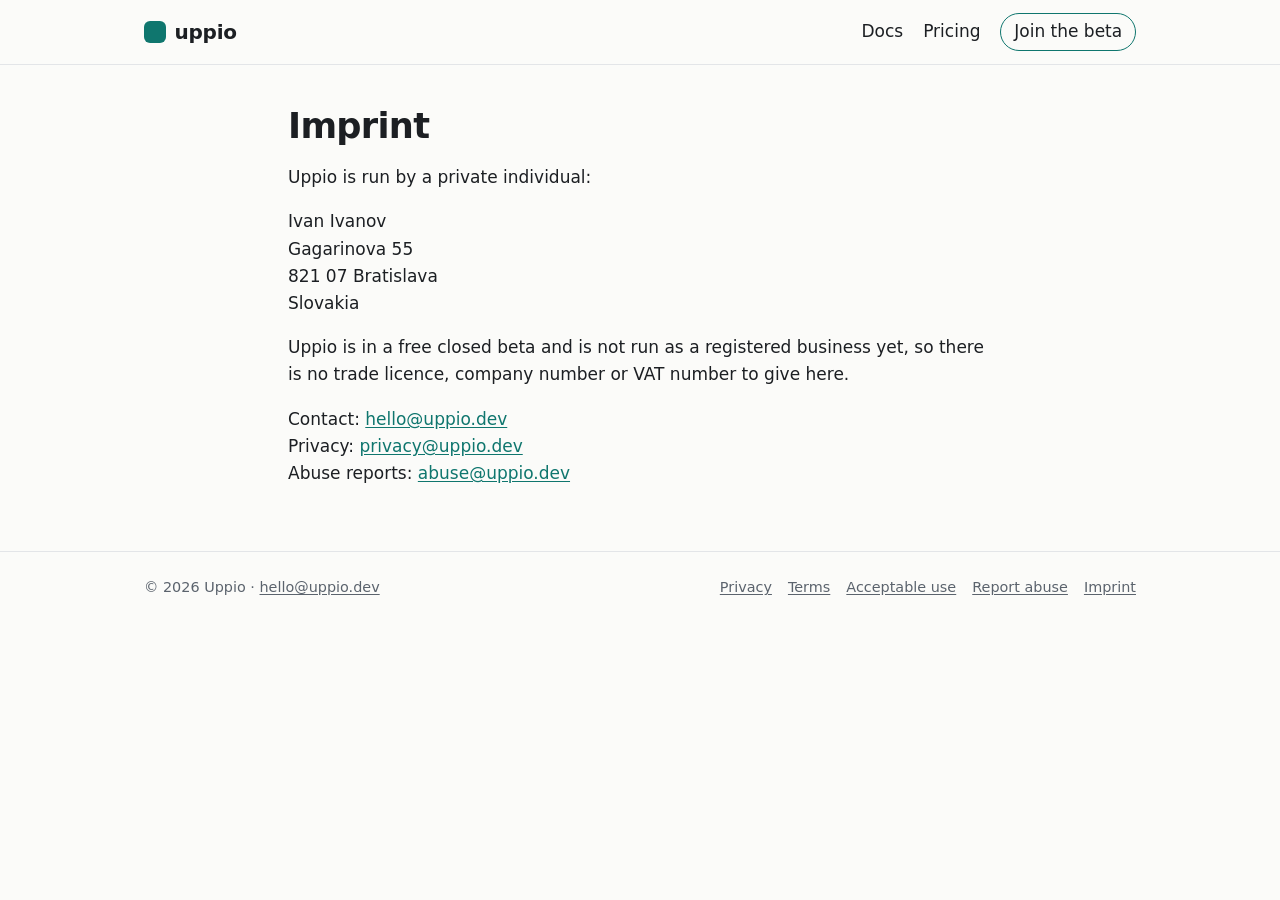
<file: legal/imprint/index.html>
<!doctype html><html lang=en><head><meta charset=utf-8><meta name=viewport content="width=device-width,initial-scale=1"><meta http-equiv=Content-Security-Policy content="default-src 'self'; script-src 'self'; style-src 'self'; img-src 'self' data:; connect-src https://api.madeyour.app; base-uri 'none'; form-action 'none'"><meta name=referrer content="strict-origin-when-cross-origin"><meta name=color-scheme content="light dark"><title>Imprint · Uppio</title><meta name=description content="Who runs Uppio."><link rel=canonical href=https://uppio.dev/legal/imprint/><link rel=icon href=/favicon.svg type=image/svg+xml><link rel=stylesheet href=/css/site.min.52c2d0c8ef8665c7912ec7560f47aa09ff119398e02cc846e52201e18c8df2d7.css integrity="sha256-UsLQyO+GZceRLsdWD0eqCf8Rk5jgLMhG5SIB4YyN8tc="></head><body><a class=skip href=#main>Skip to content</a><header class=site-header><div class="wrap header-row"><a class=wordmark href=/ aria-label="Uppio home"><span class=mark aria-hidden=true></span>uppio</a><nav aria-label=Main><a href=/docs/>Docs</a>
<a href=/pricing/>Pricing</a>
<a class=nav-cta href=/#beta>Join the beta</a></nav></div></header><main id=main><article class="wrap prose"><h1>Imprint</h1><p>Uppio is run by a private individual:</p><p>Ivan Ivanov<br>Gagarinova 55<br>821 07 Bratislava<br>Slovakia</p><p>Uppio is in a free closed beta and is not run as a registered business yet, so there is no trade licence, company number or VAT number to give here.</p><p>Contact: <a href=mailto:hello@uppio.dev>hello@uppio.dev</a><br>Privacy: <a href=mailto:privacy@uppio.dev>privacy@uppio.dev</a><br>Abuse reports: <a href=mailto:abuse@uppio.dev>abuse@uppio.dev</a></p></article></main><footer class=site-footer><div class="wrap footer-row"><p>© 2026 Uppio · <a href=mailto:hello@uppio.dev>hello@uppio.dev</a></p><nav aria-label=Legal><a href=/legal/privacy/>Privacy</a>
<a href=/legal/terms/>Terms</a>
<a href=/legal/acceptable-use/>Acceptable use</a>
<a href=/legal/notices/>Report abuse</a>
<a href=/legal/imprint/>Imprint</a></nav></div></footer></body></html>
</file>
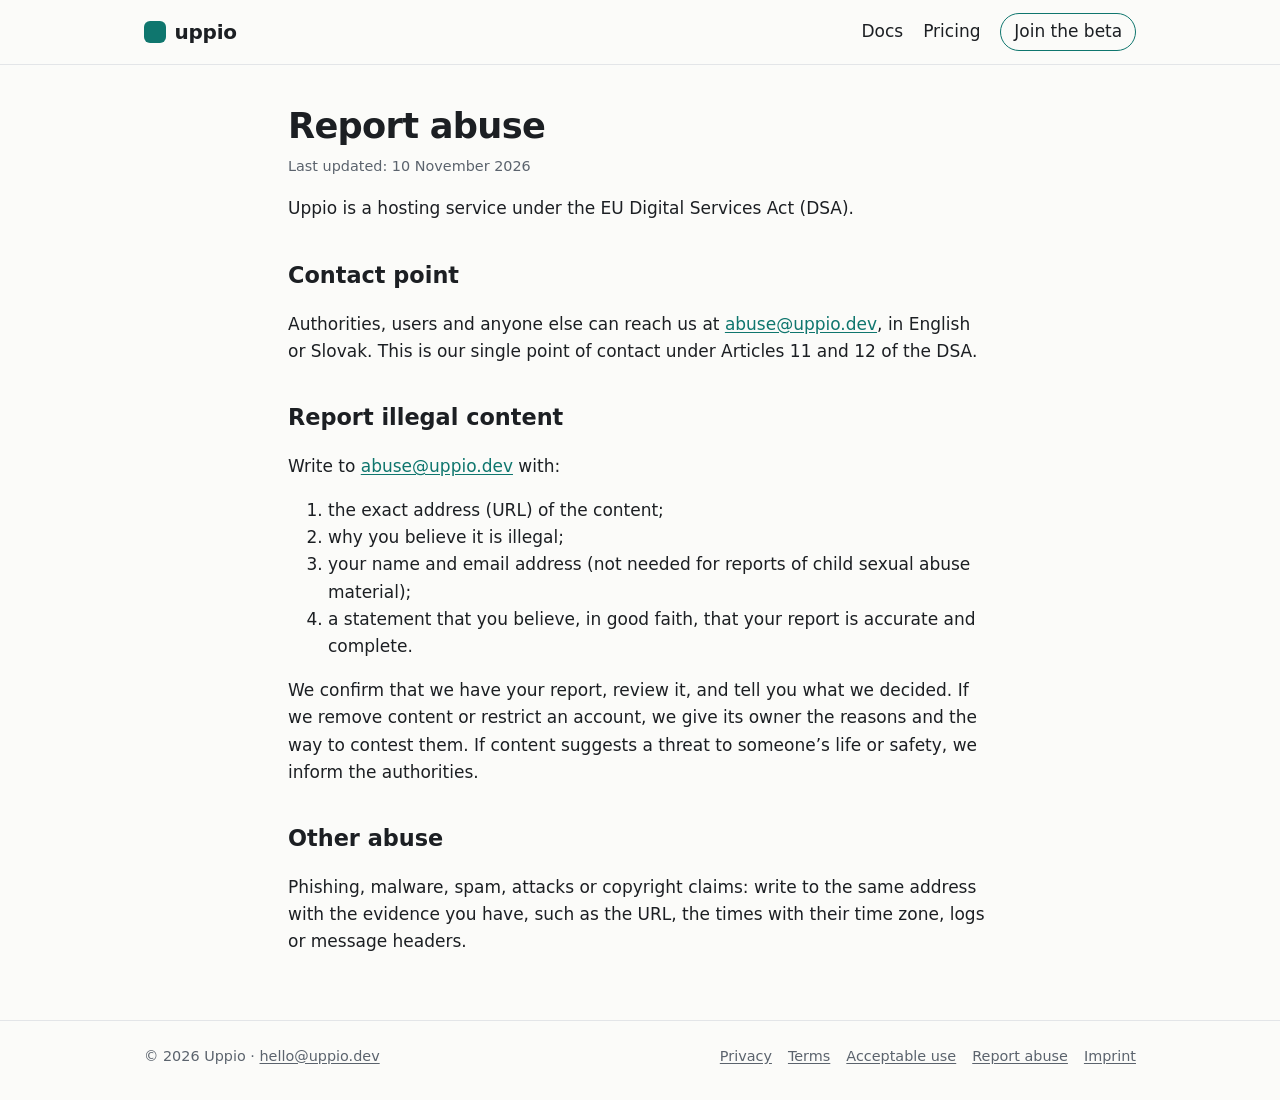
<file: legal/notices/index.html>
<!doctype html><html lang=en><head><meta charset=utf-8><meta name=viewport content="width=device-width,initial-scale=1"><meta http-equiv=Content-Security-Policy content="default-src 'self'; script-src 'self'; style-src 'self'; img-src 'self' data:; connect-src https://api.madeyour.app; base-uri 'none'; form-action 'none'"><meta name=referrer content="strict-origin-when-cross-origin"><meta name=color-scheme content="light dark"><title>Report abuse · Uppio</title><meta name=description content="How to report illegal content on Uppio, and our contact points under the Digital Services Act."><link rel=canonical href=https://uppio.dev/legal/notices/><link rel=icon href=/favicon.svg type=image/svg+xml><link rel=stylesheet href=/css/site.min.52c2d0c8ef8665c7912ec7560f47aa09ff119398e02cc846e52201e18c8df2d7.css integrity="sha256-UsLQyO+GZceRLsdWD0eqCf8Rk5jgLMhG5SIB4YyN8tc="></head><body><a class=skip href=#main>Skip to content</a><header class=site-header><div class="wrap header-row"><a class=wordmark href=/ aria-label="Uppio home"><span class=mark aria-hidden=true></span>uppio</a><nav aria-label=Main><a href=/docs/>Docs</a>
<a href=/pricing/>Pricing</a>
<a class=nav-cta href=/#beta>Join the beta</a></nav></div></header><main id=main><article class="wrap prose"><h1>Report abuse</h1><p class=updated>Last updated: 10 November 2026</p><p>Uppio is a hosting service under the EU Digital Services Act (DSA).</p><h2 id=contact-point>Contact point</h2><p>Authorities, users and anyone else can reach us at <a href=mailto:abuse@uppio.dev>abuse@uppio.dev</a>, in English or Slovak. This is our single point of contact under Articles 11 and 12 of the DSA.</p><h2 id=report-illegal-content>Report illegal content</h2><p>Write to <a href=mailto:abuse@uppio.dev>abuse@uppio.dev</a> with:</p><ol><li>the exact address (URL) of the content;</li><li>why you believe it is illegal;</li><li>your name and email address (not needed for reports of child sexual abuse material);</li><li>a statement that you believe, in good faith, that your report is accurate and complete.</li></ol><p>We confirm that we have your report, review it, and tell you what we decided. If we remove content or restrict an account, we give its owner the reasons and the way to contest them. If content suggests a threat to someone&rsquo;s life or safety, we inform the authorities.</p><h2 id=other-abuse>Other abuse</h2><p>Phishing, malware, spam, attacks or copyright claims: write to the same address with the evidence you have, such as the URL, the times with their time zone, logs or message headers.</p></article></main><footer class=site-footer><div class="wrap footer-row"><p>© 2026 Uppio · <a href=mailto:hello@uppio.dev>hello@uppio.dev</a></p><nav aria-label=Legal><a href=/legal/privacy/>Privacy</a>
<a href=/legal/terms/>Terms</a>
<a href=/legal/acceptable-use/>Acceptable use</a>
<a href=/legal/notices/>Report abuse</a>
<a href=/legal/imprint/>Imprint</a></nav></div></footer></body></html>
</file>
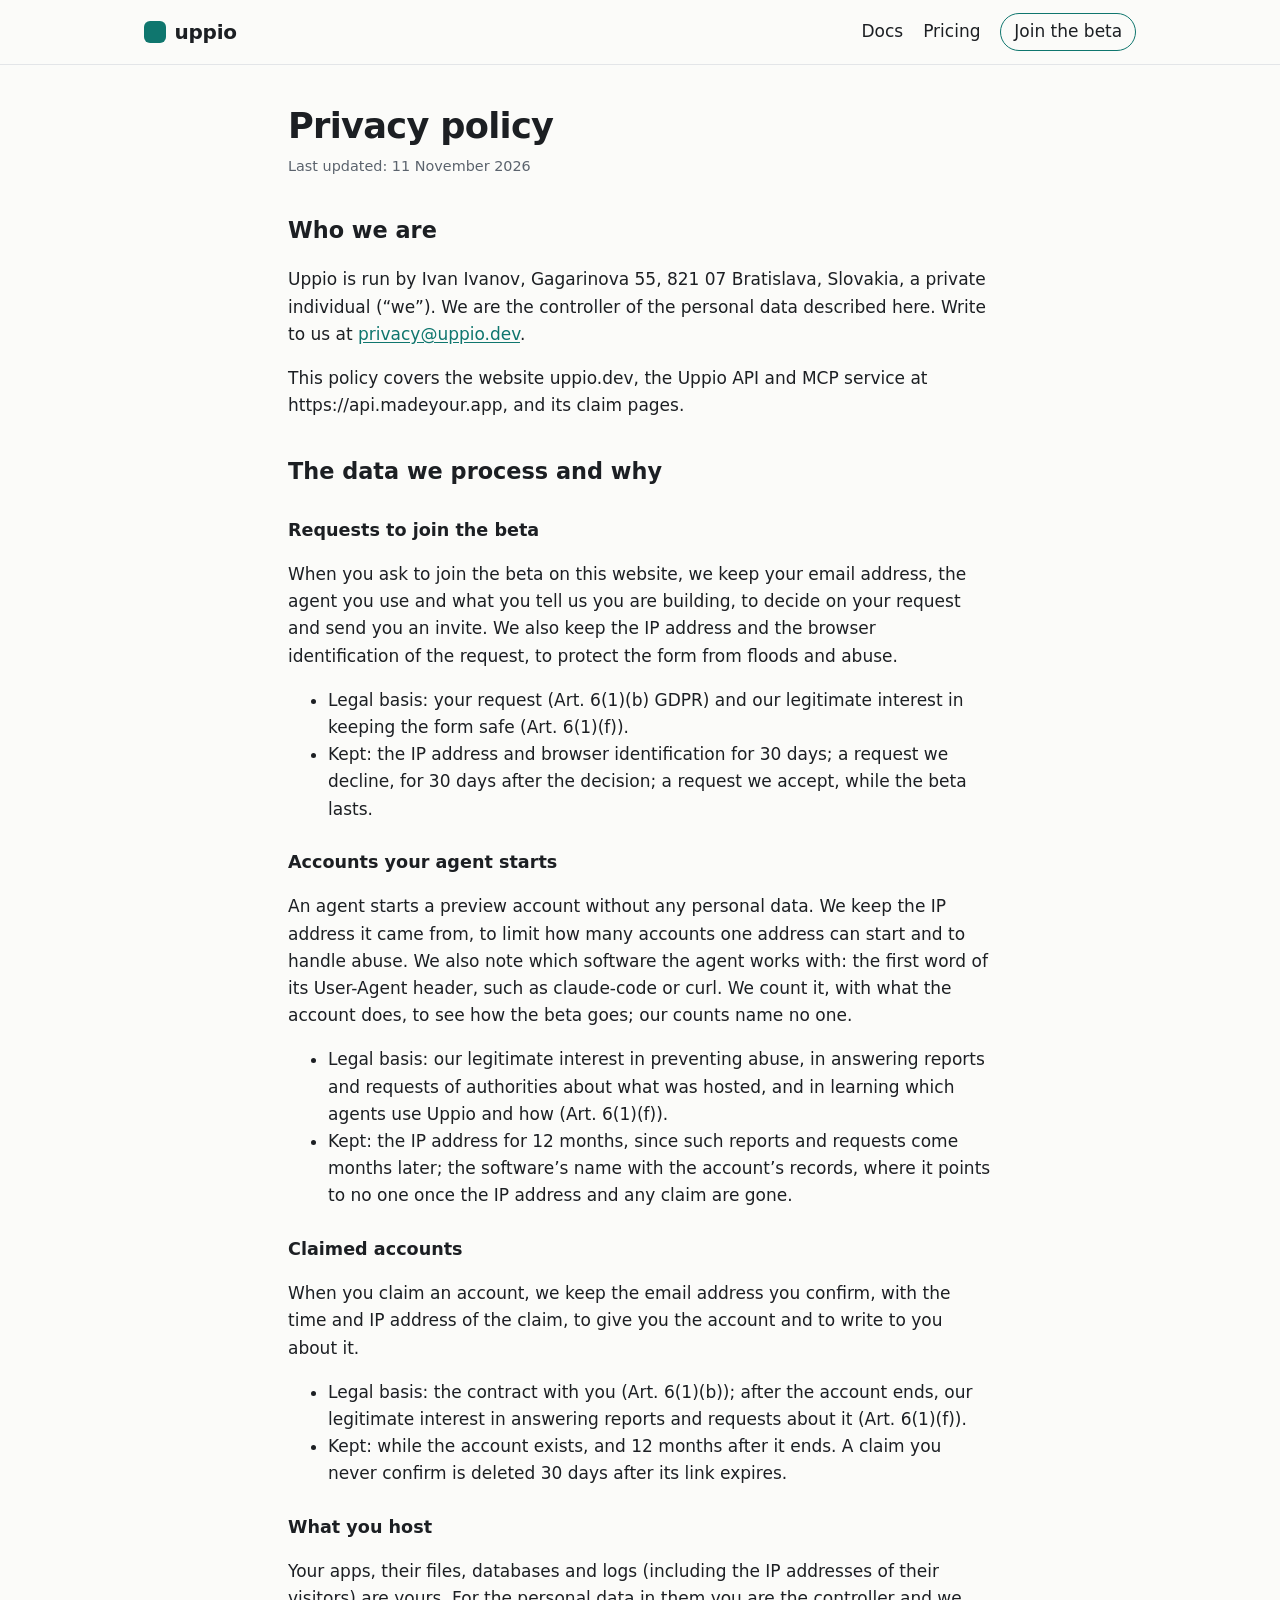
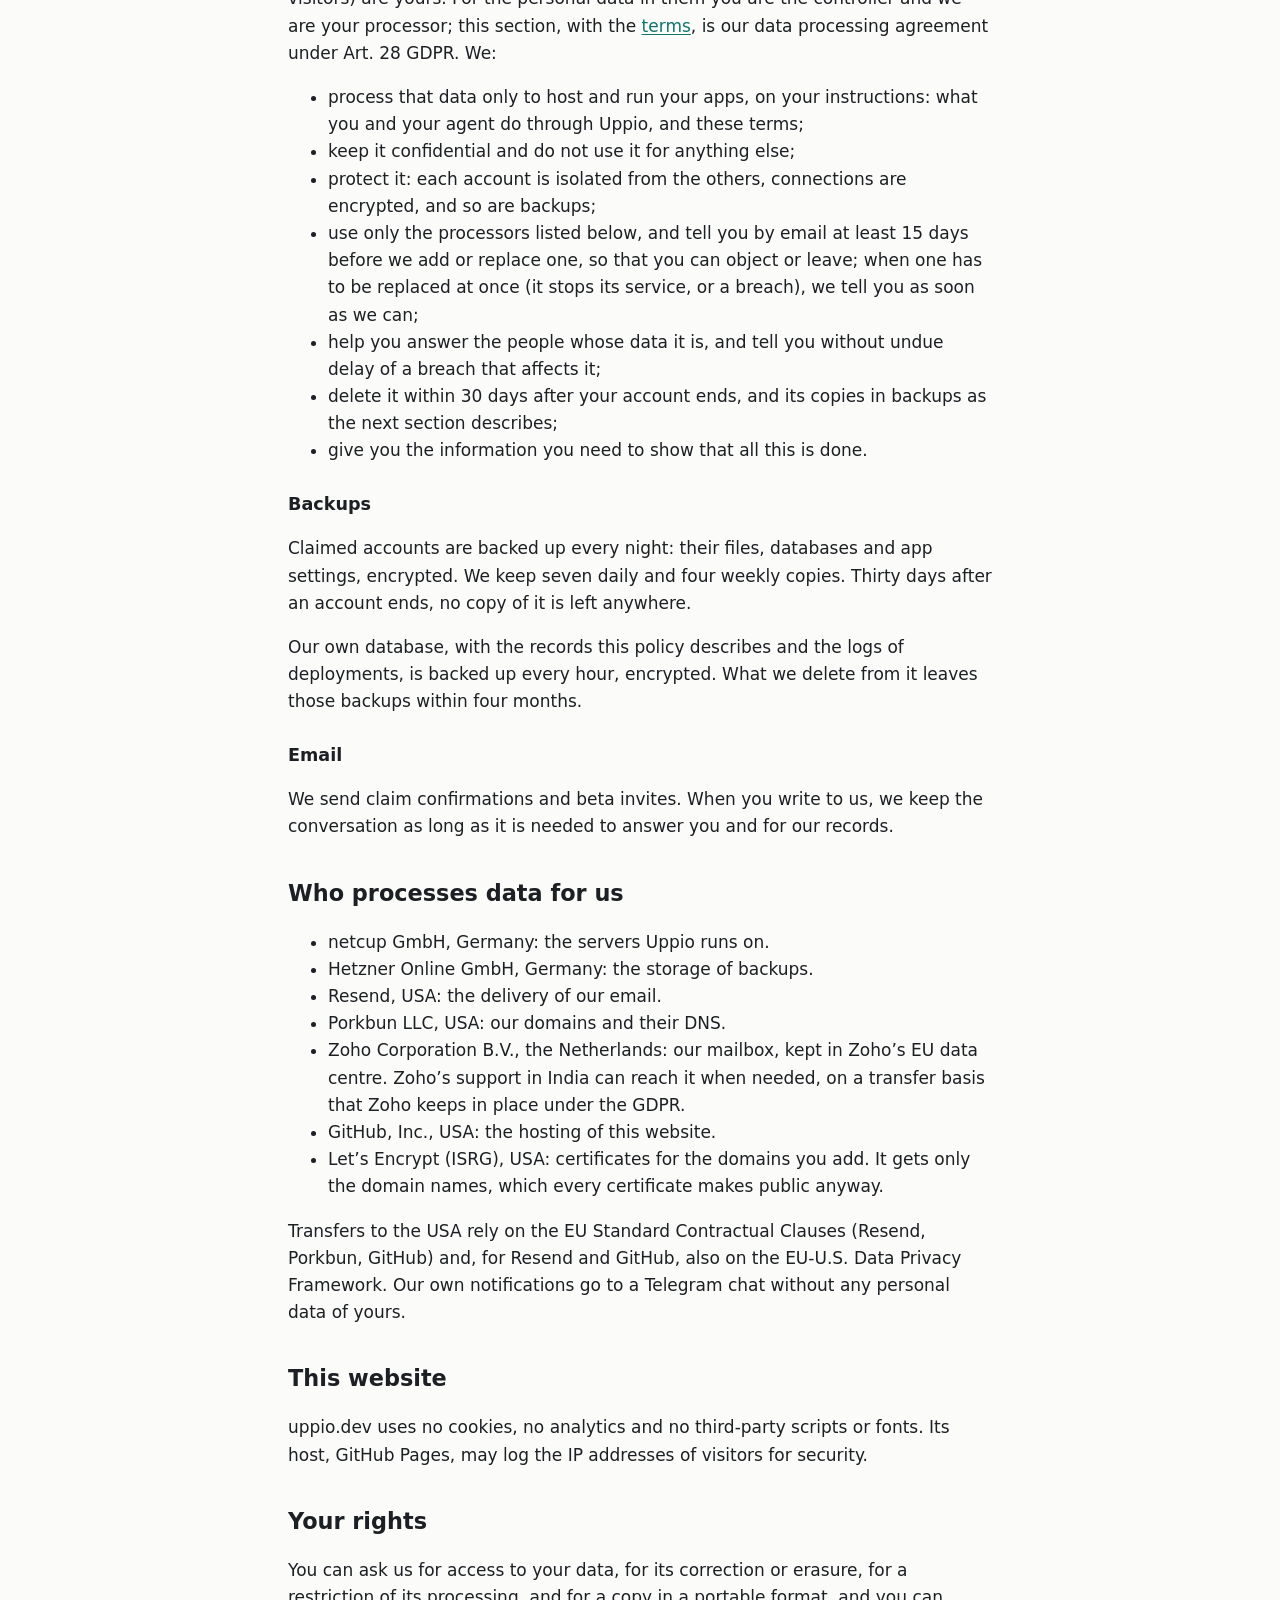
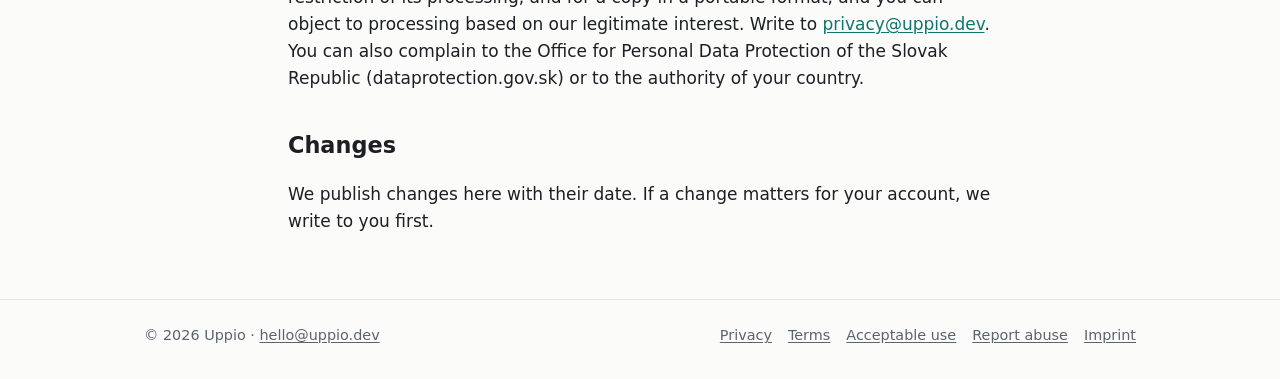
<file: legal/privacy/index.html>
<!doctype html><html lang=en><head><meta charset=utf-8><meta name=viewport content="width=device-width,initial-scale=1"><meta http-equiv=Content-Security-Policy content="default-src 'self'; script-src 'self'; style-src 'self'; img-src 'self' data:; connect-src https://api.madeyour.app; base-uri 'none'; form-action 'none'"><meta name=referrer content="strict-origin-when-cross-origin"><meta name=color-scheme content="light dark"><title>Privacy policy · Uppio</title><meta name=description content="What personal data Uppio processes, why, for how long, and your rights."><link rel=canonical href=https://uppio.dev/legal/privacy/><link rel=icon href=/favicon.svg type=image/svg+xml><link rel=stylesheet href=/css/site.min.52c2d0c8ef8665c7912ec7560f47aa09ff119398e02cc846e52201e18c8df2d7.css integrity="sha256-UsLQyO+GZceRLsdWD0eqCf8Rk5jgLMhG5SIB4YyN8tc="></head><body><a class=skip href=#main>Skip to content</a><header class=site-header><div class="wrap header-row"><a class=wordmark href=/ aria-label="Uppio home"><span class=mark aria-hidden=true></span>uppio</a><nav aria-label=Main><a href=/docs/>Docs</a>
<a href=/pricing/>Pricing</a>
<a class=nav-cta href=/#beta>Join the beta</a></nav></div></header><main id=main><article class="wrap prose"><h1>Privacy policy</h1><p class=updated>Last updated: 11 November 2026</p><h2 id=who-we-are>Who we are</h2><p>Uppio is run by Ivan Ivanov, Gagarinova 55, 821 07 Bratislava, Slovakia, a private individual (&ldquo;we&rdquo;). We are the controller of the personal data described here. Write to us at <a href=mailto:privacy@uppio.dev>privacy@uppio.dev</a>.</p><p>This policy covers the website uppio.dev, the Uppio API and MCP service at https://api.madeyour.app, and its claim pages.</p><h2 id=the-data-we-process-and-why>The data we process and why</h2><h3 id=requests-to-join-the-beta>Requests to join the beta</h3><p>When you ask to join the beta on this website, we keep your email address, the agent you use and what you tell us you are building, to decide on your request and send you an invite. We also keep the IP address and the browser identification of the request, to protect the form from floods and abuse.</p><ul><li>Legal basis: your request (Art. 6(1)(b) GDPR) and our legitimate interest in keeping the form safe (Art. 6(1)(f)).</li><li>Kept: the IP address and browser identification for 30 days; a request we decline, for 30 days after the decision; a request we accept, while the beta lasts.</li></ul><h3 id=accounts-your-agent-starts>Accounts your agent starts</h3><p>An agent starts a preview account without any personal data. We keep the IP address it came from, to limit how many accounts one address can start and to handle abuse. We also note which software the agent works with: the first word of its User-Agent header, such as claude-code or curl. We count it, with what the account does, to see how the beta goes; our counts name no one.</p><ul><li>Legal basis: our legitimate interest in preventing abuse, in answering reports and requests of authorities about what was hosted, and in learning which agents use Uppio and how (Art. 6(1)(f)).</li><li>Kept: the IP address for 12 months, since such reports and requests come months later; the software&rsquo;s name with the account&rsquo;s records, where it points to no one once the IP address and any claim are gone.</li></ul><h3 id=claimed-accounts>Claimed accounts</h3><p>When you claim an account, we keep the email address you confirm, with the time and IP address of the claim, to give you the account and to write to you about it.</p><ul><li>Legal basis: the contract with you (Art. 6(1)(b)); after the account ends, our legitimate interest in answering reports and requests about it (Art. 6(1)(f)).</li><li>Kept: while the account exists, and 12 months after it ends. A claim you never confirm is deleted 30 days after its link expires.</li></ul><h3 id=what-you-host>What you host</h3><p>Your apps, their files, databases and logs (including the IP addresses of their visitors) are yours. For the personal data in them you are the controller and we are your processor; this section, with the <a href=/legal/terms/>terms</a>, is our data processing agreement under Art. 28 GDPR. We:</p><ul><li>process that data only to host and run your apps, on your instructions: what you and your agent do through Uppio, and these terms;</li><li>keep it confidential and do not use it for anything else;</li><li>protect it: each account is isolated from the others, connections are encrypted, and so are backups;</li><li>use only the processors listed below, and tell you by email at least 15 days before we add or replace one, so that you can object or leave; when one has to be replaced at once (it stops its service, or a breach), we tell you as soon as we can;</li><li>help you answer the people whose data it is, and tell you without undue delay of a breach that affects it;</li><li>delete it within 30 days after your account ends, and its copies in backups as the next section describes;</li><li>give you the information you need to show that all this is done.</li></ul><h3 id=backups>Backups</h3><p>Claimed accounts are backed up every night: their files, databases and app settings, encrypted. We keep seven daily and four weekly copies. Thirty days after an account ends, no copy of it is left anywhere.</p><p>Our own database, with the records this policy describes and the logs of deployments, is backed up every hour, encrypted. What we delete from it leaves those backups within four months.</p><h3 id=email>Email</h3><p>We send claim confirmations and beta invites. When you write to us, we keep the conversation as long as it is needed to answer you and for our records.</p><h2 id=who-processes-data-for-us>Who processes data for us</h2><ul><li>netcup GmbH, Germany: the servers Uppio runs on.</li><li>Hetzner Online GmbH, Germany: the storage of backups.</li><li>Resend, USA: the delivery of our email.</li><li>Porkbun LLC, USA: our domains and their DNS.</li><li>Zoho Corporation B.V., the Netherlands: our mailbox, kept in Zoho&rsquo;s EU data centre. Zoho&rsquo;s support in India can reach it when needed, on a transfer basis that Zoho keeps in place under the GDPR.</li><li>GitHub, Inc., USA: the hosting of this website.</li><li>Let&rsquo;s Encrypt (ISRG), USA: certificates for the domains you add. It gets only the domain names, which every certificate makes public anyway.</li></ul><p>Transfers to the USA rely on the EU Standard Contractual Clauses (Resend, Porkbun, GitHub) and, for Resend and GitHub, also on the EU-U.S. Data Privacy Framework. Our own notifications go to a Telegram chat without any personal data of yours.</p><h2 id=this-website>This website</h2><p>uppio.dev uses no cookies, no analytics and no third-party scripts or fonts. Its host, GitHub Pages, may log the IP addresses of visitors for security.</p><h2 id=your-rights>Your rights</h2><p>You can ask us for access to your data, for its correction or erasure, for a restriction of its processing, and for a copy in a portable format, and you can object to processing based on our legitimate interest. Write to <a href=mailto:privacy@uppio.dev>privacy@uppio.dev</a>. You can also complain to the Office for Personal Data Protection of the Slovak Republic (dataprotection.gov.sk) or to the authority of your country.</p><h2 id=changes>Changes</h2><p>We publish changes here with their date. If a change matters for your account, we write to you first.</p></article></main><footer class=site-footer><div class="wrap footer-row"><p>© 2026 Uppio · <a href=mailto:hello@uppio.dev>hello@uppio.dev</a></p><nav aria-label=Legal><a href=/legal/privacy/>Privacy</a>
<a href=/legal/terms/>Terms</a>
<a href=/legal/acceptable-use/>Acceptable use</a>
<a href=/legal/notices/>Report abuse</a>
<a href=/legal/imprint/>Imprint</a></nav></div></footer></body></html>
</file>
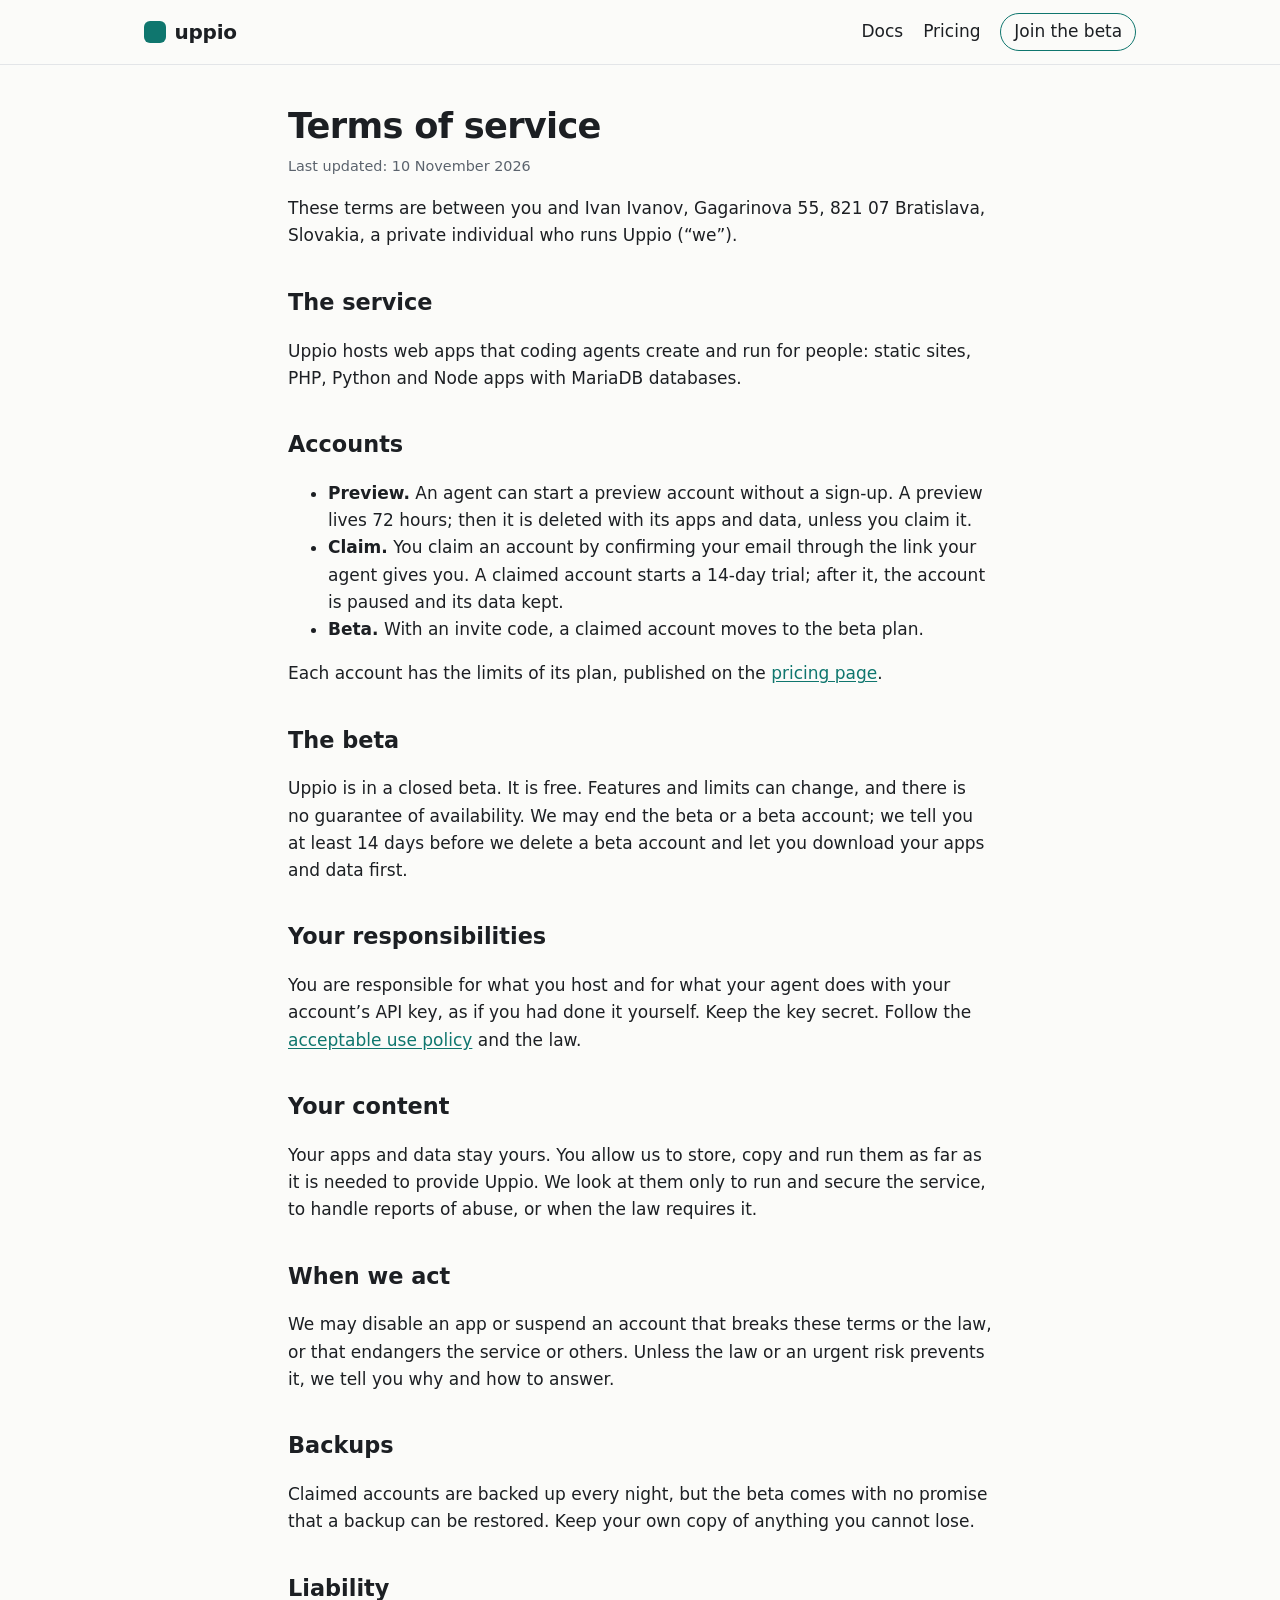
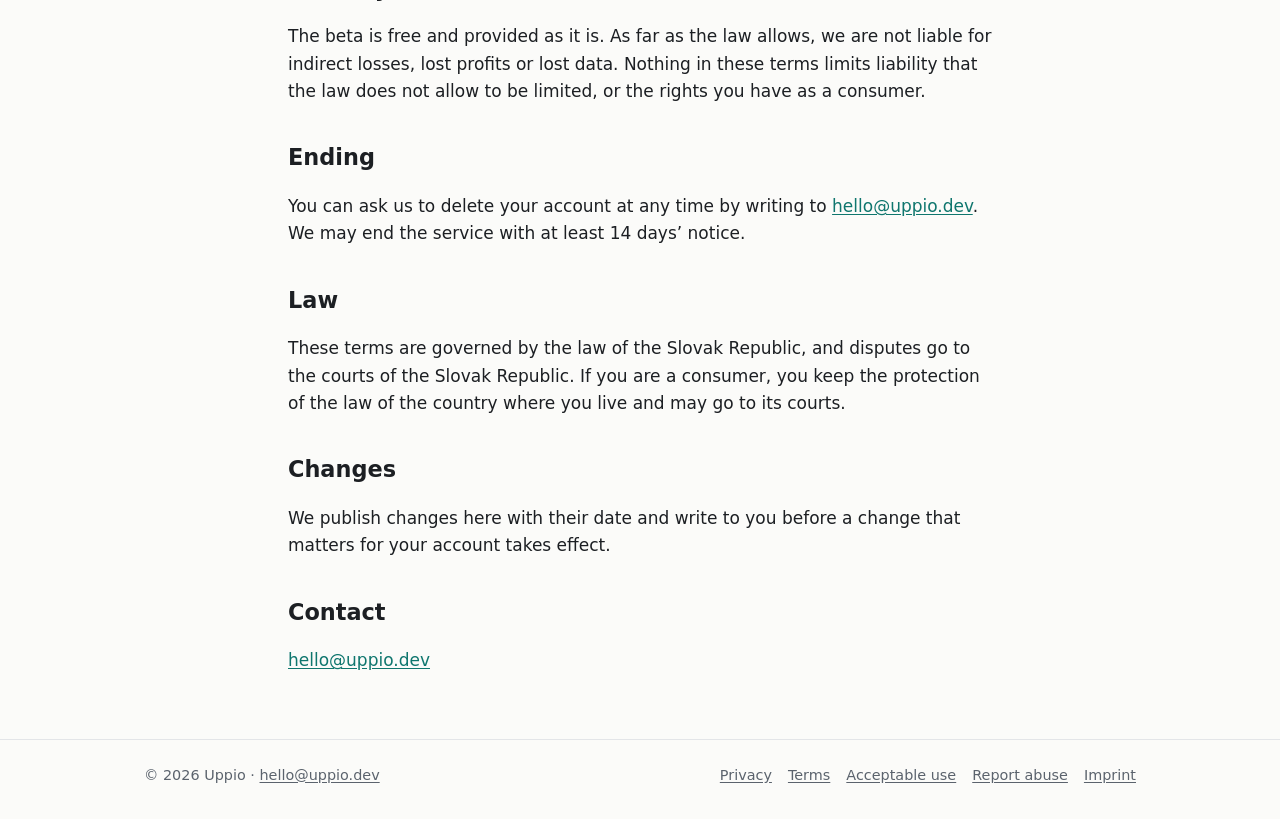
<file: legal/terms/index.html>
<!doctype html><html lang=en><head><meta charset=utf-8><meta name=viewport content="width=device-width,initial-scale=1"><meta http-equiv=Content-Security-Policy content="default-src 'self'; script-src 'self'; style-src 'self'; img-src 'self' data:; connect-src https://api.madeyour.app; base-uri 'none'; form-action 'none'"><meta name=referrer content="strict-origin-when-cross-origin"><meta name=color-scheme content="light dark"><title>Terms of service · Uppio</title><meta name=description content="The terms of the Uppio closed beta."><link rel=canonical href=https://uppio.dev/legal/terms/><link rel=icon href=/favicon.svg type=image/svg+xml><link rel=stylesheet href=/css/site.min.52c2d0c8ef8665c7912ec7560f47aa09ff119398e02cc846e52201e18c8df2d7.css integrity="sha256-UsLQyO+GZceRLsdWD0eqCf8Rk5jgLMhG5SIB4YyN8tc="></head><body><a class=skip href=#main>Skip to content</a><header class=site-header><div class="wrap header-row"><a class=wordmark href=/ aria-label="Uppio home"><span class=mark aria-hidden=true></span>uppio</a><nav aria-label=Main><a href=/docs/>Docs</a>
<a href=/pricing/>Pricing</a>
<a class=nav-cta href=/#beta>Join the beta</a></nav></div></header><main id=main><article class="wrap prose"><h1>Terms of service</h1><p class=updated>Last updated: 10 November 2026</p><p>These terms are between you and Ivan Ivanov, Gagarinova 55, 821 07 Bratislava, Slovakia, a private individual who runs Uppio (&ldquo;we&rdquo;).</p><h2 id=the-service>The service</h2><p>Uppio hosts web apps that coding agents create and run for people: static sites, PHP, Python and Node apps with MariaDB databases.</p><h2 id=accounts>Accounts</h2><ul><li><strong>Preview.</strong> An agent can start a preview account without a sign-up. A preview lives 72 hours; then it is deleted with its apps and data, unless you claim it.</li><li><strong>Claim.</strong> You claim an account by confirming your email through the link your agent gives you. A claimed account starts a 14-day trial; after it, the account is paused and its data kept.</li><li><strong>Beta.</strong> With an invite code, a claimed account moves to the beta plan.</li></ul><p>Each account has the limits of its plan, published on the <a href=/pricing/>pricing page</a>.</p><h2 id=the-beta>The beta</h2><p>Uppio is in a closed beta. It is free. Features and limits can change, and there is no guarantee of availability. We may end the beta or a beta account; we tell you at least 14 days before we delete a beta account and let you download your apps and data first.</p><h2 id=your-responsibilities>Your responsibilities</h2><p>You are responsible for what you host and for what your agent does with your account&rsquo;s API key, as if you had done it yourself. Keep the key secret. Follow the <a href=/legal/acceptable-use/>acceptable use policy</a> and the law.</p><h2 id=your-content>Your content</h2><p>Your apps and data stay yours. You allow us to store, copy and run them as far as it is needed to provide Uppio. We look at them only to run and secure the service, to handle reports of abuse, or when the law requires it.</p><h2 id=when-we-act>When we act</h2><p>We may disable an app or suspend an account that breaks these terms or the law, or that endangers the service or others. Unless the law or an urgent risk prevents it, we tell you why and how to answer.</p><h2 id=backups>Backups</h2><p>Claimed accounts are backed up every night, but the beta comes with no promise that a backup can be restored. Keep your own copy of anything you cannot lose.</p><h2 id=liability>Liability</h2><p>The beta is free and provided as it is. As far as the law allows, we are not liable for indirect losses, lost profits or lost data. Nothing in these terms limits liability that the law does not allow to be limited, or the rights you have as a consumer.</p><h2 id=ending>Ending</h2><p>You can ask us to delete your account at any time by writing to <a href=mailto:hello@uppio.dev>hello@uppio.dev</a>. We may end the service with at least 14 days&rsquo; notice.</p><h2 id=law>Law</h2><p>These terms are governed by the law of the Slovak Republic, and disputes go to the courts of the Slovak Republic. If you are a consumer, you keep the protection of the law of the country where you live and may go to its courts.</p><h2 id=changes>Changes</h2><p>We publish changes here with their date and write to you before a change that matters for your account takes effect.</p><h2 id=contact>Contact</h2><p><a href=mailto:hello@uppio.dev>hello@uppio.dev</a></p></article></main><footer class=site-footer><div class="wrap footer-row"><p>© 2026 Uppio · <a href=mailto:hello@uppio.dev>hello@uppio.dev</a></p><nav aria-label=Legal><a href=/legal/privacy/>Privacy</a>
<a href=/legal/terms/>Terms</a>
<a href=/legal/acceptable-use/>Acceptable use</a>
<a href=/legal/notices/>Report abuse</a>
<a href=/legal/imprint/>Imprint</a></nav></div></footer></body></html>
</file>
